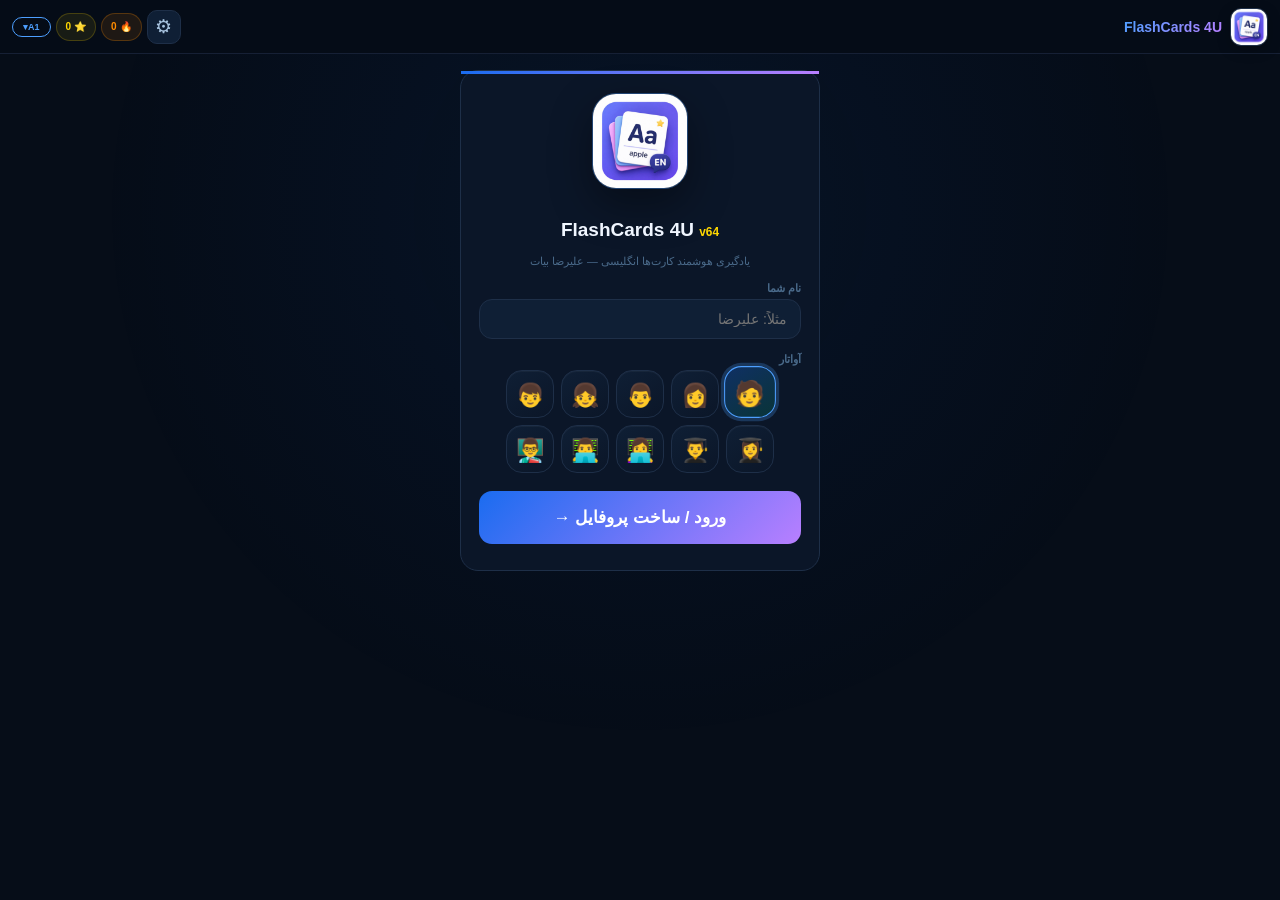
<file: index.html>
﻿<!DOCTYPE html>
<html lang="fa" dir="rtl">
<head>
<meta charset="UTF-8">
<meta name="viewport" content="width=device-width,initial-scale=1,maximum-scale=1,user-scalable=no,viewport-fit=cover">
<meta name="apple-mobile-web-app-capable" content="yes">
<meta name="theme-color" content="#060d18">
<meta name="screen-orientation" content="any">
<title>FlashCards 4U v64</title>
<link rel="apple-touch-icon" href="icon-192.png">
<link rel="manifest" href="manifest.json">
<link rel="stylesheet" href="style.css">
</head>
<body>
<div id="app">
  <div id="nav">
    <button class="nav-home" id="nav-home" type="button" title="خانه">
      <img class="nav-logo" src="app-logo.jpg" alt="FlashCards 4U">
      <span class="nav-ttl">FlashCards 4U</span>
    </button>
    <div class="nav-r">
      <div id="sp-pill" data-help-title="روزهای پیوسته" data-help-body="این عدد نشان می‌دهد چند روز پشت سر هم مطالعه داشته‌ای. هر روز که کارت مرور کنی، زنجیره‌ات حفظ می‌شود.">🔥<span id="snav">0</span></div>
      <div id="xp-pill" data-help-title="امتیاز تجربه" data-help-body="ستاره‌ها امتیاز فعالیت تو هستند. با مطالعه و آزمون بیشتر می‌شوند و پیشرفت کلی را نشان می‌دهند.">⭐<span id="xnav">0</span></div>
      <button id="lvlbtn" data-help-title="سطح فعلی" data-help-body="اینجا سطح یا دسته‌ای را که الان مطالعه می‌کنی می‌بینی. با لمس آن می‌توانی سطح یا موضوع را عوض کنی.">A1▾</button>
      <button id="settings-quick-btn" class="icon-btn" title="تنظیمات" type="button">⚙</button>
    </div>
  </div>
  <div id="screens">

    <!-- LOGIN -->
    <div id="login" class="scr on">
      <div class="lbox">
        <div class="l-logo"><img class="app-logo-img" src="app-logo.jpg" alt="FlashCards 4U"></div>
        <div class="l-ttl">FlashCards 4U <span style="font-size:11px;color:var(--gd)">v64</span></div>
        <div class="l-sub">یادگیری هوشمند کارت‌ها انگلیسی — علیرضا بیات</div>
        <div id="ulsec" style="display:none">
          <div id="ul" class="ul"></div>
          <div class="or-d"><div class="or-l"></div>یا کاربر جدید<div class="or-l"></div></div>
        </div>
        <div class="inp-g"><div class="inp-l">نام شما</div><input class="inp" id="uinp" placeholder="مثلاً: علیرضا" maxlength="20" autocomplete="off"></div>
        <div class="inp-g"><div class="inp-l">آواتار</div><div class="av-row" id="avr"></div></div>
        <button class="l-btn" id="login-btn">ورود / ساخت پروفایل →</button>
      </div>
    </div>

    <!-- WELCOME -->
    <div id="welcome" class="scr">
      <!-- Quick user selector on welcome -->
      <div id="wl-user-bar" class="card2" style="display:none;padding:10px 13px">
        <div style="display:flex;align-items:center;justify-content:space-between;margin-bottom:8px">
          <div style="font-size:10px;color:var(--t3);direction:rtl">کاربر فعال:</div>
          <button id="wl-switch-btn" style="font-size:9px;padding:3px 10px;border-radius:99px;border:1px solid var(--bd2);background:none;color:var(--t3);cursor:pointer;font-family:inherit">تغییر کاربر</button>
        </div>
        <div id="wl-user-info" style="display:flex;align-items:center;gap:10px">
          <div id="wl-uav" style="font-size:28px"></div>
          <div>
            <div id="wl-uname" style="font-size:13px;font-weight:800;direction:rtl"></div>
            <div id="wl-ulv" style="font-size:9px;color:var(--t3);direction:rtl"></div>
          </div>
          <button id="wl-lvl-btn" style="margin-left:auto;padding:6px 12px;border-radius:99px;border:1px solid;font-size:9px;font-weight:800;cursor:pointer;font-family:inherit;background:none">تغییر سطح</button>
        </div>
      </div>
      <div class="wh">
        <div class="wav" id="wav">🧑</div>
        <div class="wnm" id="wnm">کاربر</div>
        <div class="wlv" id="wlv">سطح A1</div>
        <div class="wsr">
          <div class="wst" data-help-title="زنجیره مطالعه" data-help-body="این عدد روزهای پشت سر هم مطالعه را نشان می‌دهد. حتی چند دقیقه مرور روزانه کمک می‌کند زنجیره قطع نشود."><div class="wsn" id="wstr" style="color:var(--or)">0🔥</div><div class="wsl">streak</div></div>
          <div class="wst" data-help-title="XP" data-help-body="XP امتیاز فعالیت توست. با مرور کارت‌ها و انجام آزمون‌ها بیشتر می‌شود."><div class="wsn" id="wxp" style="color:var(--gd)">0⭐</div><div class="wsl">XP</div></div>
          <div class="wst" data-help-title="درصد تسلط" data-help-body="این درصد نشان می‌دهد چه بخشی از کارت‌ها به سطح تسلط خوب رسیده‌اند. هرچه پاسخ‌های درست بیشتری بدهی، بالاتر می‌رود."><div class="wsn" id="wmas" style="color:var(--gr)">0%</div><div class="wsl">تسلط</div></div>
        </div>
        <div class="wbgs" id="wbgs"></div>
      </div>
      <div class="wgreet" id="wgreet">سلام! آماده یادگیری هستی؟</div>
      <div class="card2">
        <div class="c2t">⚡ چرا فلش‌کارت؟</div>
        <div class="c2r"><span style="font-size:14px">🧠</span><span>مغز با <b>تکرار هوشمند</b> بهتر یاد می‌گیره — هر کارت دقیقاً وقتی داری فراموشش می‌کنی نشون داده می‌شه.</span></div>
        <div class="c2r"><span style="font-size:14px">📈</span><span>این روش تا <b>۳ برابر سریع‌تر</b> از روش‌های سنتی کار می‌کنه.</span></div>
        <div class="c2r"><span style="font-size:14px">🎯</span><span>کارت‌ها + اصطلاحات + Collocation + گرامر + ضرب‌المثل — همه در یک جا.</span></div>
      </div>
      <div class="card2">
        <div class="c2t">🎮 نحوه ارزیابی</div>
        <div class="rg">
          <div class="rb" style="border-color:rgba(255,59,92,.3);color:var(--rd);background:rgba(255,59,92,.04)">😓 <b>فراموش</b><br><small style="color:var(--t3)">اصلاً یادم نبود</small></div>
          <div class="rb" style="border-color:rgba(255,140,0,.3);color:var(--or);background:rgba(255,140,0,.04)">😐 <b>سخت</b><br><small style="color:var(--t3)">با سختی یادم اومد</small></div>
          <div class="rb" style="border-color:rgba(0,208,132,.3);color:var(--gr);background:rgba(0,208,132,.04)">😊 <b>خوب</b><br><small style="color:var(--t3)">راحت یادم بود</small></div>
          <div class="rb" style="border-color:rgba(255,215,0,.3);color:var(--gd);background:rgba(255,215,0,.04)">🌟 <b>آسان</b><br><small style="color:var(--t3)">مثل آب خوردن!</small></div>
        </div>
        <div class="c2r" style="margin-top:9px"><span style="font-size:14px">👈</span><span>سوایپ راست = آسان | سوایپ چپ = فراموش</span></div>
      </div>
      <div class="card2" style="background:linear-gradient(135deg,rgba(26,108,240,.06),rgba(0,208,132,.06));border-color:rgba(77,159,255,.2)">
        <div class="c2t" style="color:var(--ac2)">💎 درباره این اپ</div>
        <div id="motiv-text" style="font-size:11px;color:var(--t2);line-height:2.1;direction:rtl;margin-bottom:9px"></div>
        <div style="font-size:10px;color:var(--t3);direction:rtl;border-top:1px solid var(--bd);padding-top:9px;line-height:2">
          ✨ این اپلیکیشن <b style="color:var(--gr)">هوشمند</b> و <b style="color:var(--gr)">کاملاً رایگان</b> با الگوریتم SRS برای آموزش بهتر زبان انگلیسی به شما تقدیم می‌گردد 🎁<br>
          📚 <b>20,466 کارت</b> | A1→C2 | گرامر | ضرب‌المثل | AWL | پزشکی | تجاری | فناوری<br>
          👤 <b style="color:var(--ac2)">طراح: علیرضا بیات</b>
        </div>
      </div>
      <!-- Dashboard quick actions -->
      <div style="display:grid;grid-template-columns:1fr 1fr;gap:9px">
        <button class="s-btn" id="start-btn" style="padding:14px;font-size:12px">⚡ شروع مطالعه</button>
        <button id="dash-lvl-btn" style="padding:14px;border-radius:var(--rs);border:1px solid var(--ac2);background:rgba(77,159,255,.08);color:var(--ac2);font-size:12px;font-weight:800;cursor:pointer;font-family:inherit">🎯 انتخاب سطح</button>
        <button id="dash-quiz-btn" style="padding:14px;border-radius:var(--rs);border:1px solid var(--pu);background:rgba(184,127,255,.08);color:var(--pu);font-size:12px;font-weight:800;cursor:pointer;font-family:inherit">☑ آزمون</button>
        <button id="dash-words-btn" style="padding:14px;border-radius:var(--rs);border:1px solid var(--gr);background:rgba(0,208,132,.08);color:var(--gr);font-size:12px;font-weight:800;cursor:pointer;font-family:inherit">📋 لیست کارت‌ها</button>
        <button id="dash-stats-btn" style="padding:14px;border-radius:var(--rs);border:1px solid var(--or);background:rgba(255,140,0,.08);color:var(--or);font-size:12px;font-weight:800;cursor:pointer;font-family:inherit">📊 آمار</button>
        <button id="dash-settings-btn" style="padding:14px;border-radius:var(--rs);border:1px solid var(--t3);background:rgba(255,255,255,.04);color:var(--t2);font-size:12px;font-weight:800;cursor:pointer;font-family:inherit">⚙️ تنظیمات</button>
      </div>
    </div>

    <!-- LEVEL PICKER -->
    <div id="lvls" class="scr">
      <div class="lph">انتخاب سطح</div>
      <div class="lps">Choose Your Level</div>
      <div class="lsc-row"><div class="lsc" id="lv_ALL" style="color:var(--ac2);border-color:rgba(77,159,255,.2)"><div class="lsg"></div><span style="font-size:20px">🌐</span><div><div class="lsnm">همه سطح‌ها</div><div class="lsen">ALL</div></div><div class="lsct" id="cnt_ALL"></div></div><button class="lsc-quiz-btn" id="qbtn_ALL" style="color:var(--ac2);border-color:var(--ac2)">آزمون</button></div>
      <div class="lsc-row"><div class="lsc" id="lv_A1" style="color:var(--A1)"><div class="lsg"></div><span style="font-size:20px">🌱</span><div><div class="lsnm">A1</div><div class="lsen">Beginner</div><div class="lsfa">مبتدی</div></div><div class="lsct" id="cnt_A1"></div></div><button class="lsc-quiz-btn" id="qbtn_A1" style="color:var(--A1);border-color:var(--A1)">آزمون</button></div>
      <div class="lsc-row"><div class="lsc" id="lv_A2" style="color:var(--A2)"><div class="lsg"></div><span style="font-size:20px">🌿</span><div><div class="lsnm">A2</div><div class="lsen">Elementary</div><div class="lsfa">مقدماتی</div></div><div class="lsct" id="cnt_A2"></div></div><button class="lsc-quiz-btn" id="qbtn_A2" style="color:var(--A2);border-color:var(--A2)">آزمون</button></div>
      <div class="lsc-row"><div class="lsc" id="lv_B1" style="color:var(--B1)"><div class="lsg"></div><span style="font-size:20px">🌳</span><div><div class="lsnm">B1</div><div class="lsen">Intermediate</div><div class="lsfa">متوسط</div></div><div class="lsct" id="cnt_B1"></div></div><button class="lsc-quiz-btn" id="qbtn_B1" style="color:var(--B1);border-color:var(--B1)">آزمون</button></div>
      <div class="lsc-row"><div class="lsc" id="lv_B2" style="color:var(--B2)"><div class="lsg"></div><span style="font-size:20px">🦅</span><div><div class="lsnm">B2</div><div class="lsen">Upper-Inter.</div><div class="lsfa">فوق متوسط</div></div><div class="lsct" id="cnt_B2"></div></div><button class="lsc-quiz-btn" id="qbtn_B2" style="color:var(--B2);border-color:var(--B2)">آزمون</button></div>
      <div class="lsc-row"><div class="lsc" id="lv_C1" style="color:var(--C1)"><div class="lsg"></div><span style="font-size:20px">🔥</span><div><div class="lsnm">C1</div><div class="lsen">Advanced</div><div class="lsfa">پیشرفته</div></div><div class="lsct" id="cnt_C1"></div></div><button class="lsc-quiz-btn" id="qbtn_C1" style="color:var(--C1);border-color:var(--C1)">آزمون</button></div>
      <div class="lsc-row"><div class="lsc" id="lv_C2" style="color:var(--C2)"><div class="lsg"></div><span style="font-size:20px">🏆</span><div><div class="lsnm">C2</div><div class="lsen">Mastery</div><div class="lsfa">تسلط کامل</div></div><div class="lsct" id="cnt_C2"></div></div><button class="lsc-quiz-btn" id="qbtn_C2" style="color:var(--C2);border-color:var(--C2)">آزمون</button></div>
      <div style="font-size:10px;color:var(--t3);direction:rtl;text-align:center;padding:4px 0 2px;letter-spacing:1px;text-transform:uppercase">دسته‌های دستوری</div>
      <div style="display:grid;grid-template-columns:repeat(3,1fr);gap:7px;margin-bottom:4px">
        <div style="display:flex;flex-direction:column;gap:5px">
          <div class="scat-btn" id="lv_VRB" style="color:var(--VRB)"><div class="lsg"></div><span class="scat-ico">⚡</span><div><div class="scat-nm">افعال</div><div class="scat-en">Verbs</div><div class="scat-ct" id="cnt_VRB"></div></div></div>
          <button class="scat-quiz" id="qbtn_VRB" style="color:var(--VRB);border-color:var(--VRB)">آزمون</button>
        </div>
        <div style="display:flex;flex-direction:column;gap:5px">
          <div class="scat-btn" id="lv_ADJ" style="color:var(--ADJ)"><div class="lsg"></div><span class="scat-ico">🎨</span><div><div class="scat-nm">صفت‌ها</div><div class="scat-en">Adjectives</div><div class="scat-ct" id="cnt_ADJ"></div></div></div>
          <button class="scat-quiz" id="qbtn_ADJ" style="color:var(--ADJ);border-color:var(--ADJ)">آزمون</button>
        </div>
        <div style="display:flex;flex-direction:column;gap:5px">
          <div class="scat-btn" id="lv_ADV" style="color:var(--ADV)"><div class="lsg"></div><span class="scat-ico">💨</span><div><div class="scat-nm">قیدها</div><div class="scat-en">Adverbs</div><div class="scat-ct" id="cnt_ADV"></div></div></div>
          <button class="scat-quiz" id="qbtn_ADV" style="color:var(--ADV);border-color:var(--ADV)">آزمون</button>
        </div>
      </div>
      <div style="font-size:10px;color:var(--t3);direction:rtl;text-align:center;padding:4px 0 2px">دسته‌های ویژه</div>
      <div class="special-grid">
        <div style="display:flex;flex-direction:column;gap:5px">
          <div class="scat-btn" id="lv_PHR" style="color:var(--PHR)"><div class="lsg"></div><span class="scat-ico">💬</span><div><div class="scat-nm">جملات روزمره</div><div class="scat-en">Daily Phrases</div><div class="scat-ct" id="cnt_PHR"></div></div></div>
          <button class="scat-quiz" id="qbtn_PHR" style="color:var(--PHR);border-color:var(--PHR)">آزمون</button>
        </div>
        <div style="display:flex;flex-direction:column;gap:5px">
          <div class="scat-btn" id="lv_GR" style="color:var(--GR)"><div class="lsg"></div><span class="scat-ico">📝</span><div><div class="scat-nm">گرامر</div><div class="scat-en">Grammar</div><div class="scat-ct" id="cnt_GR"></div></div></div>
          <button class="scat-quiz" id="qbtn_GR" style="color:var(--GR);border-color:var(--GR)">آزمون</button>
        </div>
        <div style="display:flex;flex-direction:column;gap:5px">
          <div class="scat-btn" id="lv_PRV" style="color:var(--PRV)"><div class="lsg"></div><span class="scat-ico">💬</span><div><div class="scat-nm">ضرب‌المثل</div><div class="scat-en">Proverbs</div><div class="scat-ct" id="cnt_PRV"></div></div></div>
          <button class="scat-quiz" id="qbtn_PRV" style="color:var(--PRV);border-color:var(--PRV)">آزمون</button>
        </div>
        <div style="display:flex;flex-direction:column;gap:5px">
          <div class="scat-btn" id="lv_AWL" style="color:var(--AWL)"><div class="lsg"></div><span class="scat-ico">🎓</span><div><div class="scat-nm">دانشگاهی</div><div class="scat-en">Academic</div><div class="scat-ct" id="cnt_AWL"></div></div></div>
          <button class="scat-quiz" id="qbtn_AWL" style="color:var(--AWL);border-color:var(--AWL)">آزمون</button>
        </div>
        <div style="display:flex;flex-direction:column;gap:5px">
          <div class="scat-btn" id="lv_MED" style="color:var(--MED)"><div class="lsg"></div><span class="scat-ico">🏥</span><div><div class="scat-nm">پزشکی</div><div class="scat-en">Medical</div><div class="scat-ct" id="cnt_MED"></div></div></div>
          <button class="scat-quiz" id="qbtn_MED" style="color:var(--MED);border-color:var(--MED)">آزمون</button>
        </div>
        <div style="display:flex;flex-direction:column;gap:5px">
          <div class="scat-btn" id="lv_BIZ" style="color:var(--BIZ)"><div class="lsg"></div><span class="scat-ico">💼</span><div><div class="scat-nm">تجاری</div><div class="scat-en">Business</div><div class="scat-ct" id="cnt_BIZ"></div></div></div>
          <button class="scat-quiz" id="qbtn_BIZ" style="color:var(--BIZ);border-color:var(--BIZ)">آزمون</button>
        </div>
        <div style="display:flex;flex-direction:column;gap:5px">
          <div class="scat-btn" id="lv_TECH" style="color:var(--TECH)"><div class="lsg"></div><span class="scat-ico">💻</span><div><div class="scat-nm">فناوری</div><div class="scat-en">Technology</div><div class="scat-ct" id="cnt_TECH"></div></div></div>
          <button class="scat-quiz" id="qbtn_TECH" style="color:var(--TECH);border-color:var(--TECH)">آزمون</button>
        </div>
        <div style="display:flex;flex-direction:column;gap:5px">
          <div class="scat-btn" id="lv_HOM" style="color:var(--HOM)"><div class="lsg"></div><span class="scat-ico">🏠</span><div><div class="scat-nm">وسایل خانه</div><div class="scat-en">Home</div><div class="scat-ct" id="cnt_HOM"></div></div></div>
          <button class="scat-quiz" id="qbtn_HOM" style="color:var(--HOM);border-color:var(--HOM)">آزمون</button>
        </div>
        <div style="display:flex;flex-direction:column;gap:5px">
          <div class="scat-btn" id="lv_BOD" style="color:var(--BOD)"><div class="lsg"></div><span class="scat-ico">🫀</span><div><div class="scat-nm">اعضای بدن</div><div class="scat-en">Body</div><div class="scat-ct" id="cnt_BOD"></div></div></div>
          <button class="scat-quiz" id="qbtn_BOD" style="color:var(--BOD);border-color:var(--BOD)">آزمون</button>
        </div>
        <div style="display:flex;flex-direction:column;gap:5px">
          <div class="scat-btn" id="lv_FOD" style="color:var(--FOD)"><div class="lsg"></div><span class="scat-ico">🍎</span><div><div class="scat-nm">غذا</div><div class="scat-en">Food</div><div class="scat-ct" id="cnt_FOD"></div></div></div>
          <button class="scat-quiz" id="qbtn_FOD" style="color:var(--FOD);border-color:var(--FOD)">آزمون</button>
        </div>
        <div style="display:flex;flex-direction:column;gap:5px">
          <div class="scat-btn" id="lv_NAT" style="color:var(--NAT)"><div class="lsg"></div><span class="scat-ico">🌍</span><div><div class="scat-nm">طبیعت</div><div class="scat-en">Nature</div><div class="scat-ct" id="cnt_NAT"></div></div></div>
          <button class="scat-quiz" id="qbtn_NAT" style="color:var(--NAT);border-color:var(--NAT)">آزمون</button>
        </div>
        <div style="display:flex;flex-direction:column;gap:5px">
          <div class="scat-btn" id="lv_TRN" style="color:var(--TRN)"><div class="lsg"></div><span class="scat-ico">🚗</span><div><div class="scat-nm">حمل‌ونقل</div><div class="scat-en">Transport</div><div class="scat-ct" id="cnt_TRN"></div></div></div>
          <button class="scat-quiz" id="qbtn_TRN" style="color:var(--TRN);border-color:var(--TRN)">آزمون</button>
        </div>
        <div style="display:flex;flex-direction:column;gap:5px">
          <div class="scat-btn" id="lv_HLT" style="color:var(--HLT)"><div class="lsg"></div><span class="scat-ico">💊</span><div><div class="scat-nm">سلامت</div><div class="scat-en">Health</div><div class="scat-ct" id="cnt_HLT"></div></div></div>
          <button class="scat-quiz" id="qbtn_HLT" style="color:var(--HLT);border-color:var(--HLT)">آزمون</button>
        </div>
        <div style="display:flex;flex-direction:column;gap:5px">
          <div class="scat-btn" id="lv_EMO" style="color:var(--EMO)"><div class="lsg"></div><span class="scat-ico">❤️</span><div><div class="scat-nm">احساسات</div><div class="scat-en">Emotions</div><div class="scat-ct" id="cnt_EMO"></div></div></div>
          <button class="scat-quiz" id="qbtn_EMO" style="color:var(--EMO);border-color:var(--EMO)">آزمون</button>
        </div>
        <div style="display:flex;flex-direction:column;gap:5px">
          <div class="scat-btn" id="lv_CLO" style="color:var(--CLO)"><div class="lsg"></div><span class="scat-ico">👕</span><div><div class="scat-nm">پوشاک</div><div class="scat-en">Clothing</div><div class="scat-ct" id="cnt_CLO"></div></div></div>
          <button class="scat-quiz" id="qbtn_CLO" style="color:var(--CLO);border-color:var(--CLO)">آزمون</button>
        </div>
        <div style="display:flex;flex-direction:column;gap:5px">
          <div class="scat-btn" id="lv_EDU" style="color:var(--EDU)"><div class="lsg"></div><span class="scat-ico">📚</span><div><div class="scat-nm">تحصیل</div><div class="scat-en">Education</div><div class="scat-ct" id="cnt_EDU"></div></div></div>
          <button class="scat-quiz" id="qbtn_EDU" style="color:var(--EDU);border-color:var(--EDU)">آزمون</button>
        </div>
        <div style="display:flex;flex-direction:column;gap:5px">
          <div class="scat-btn" id="lv_SPT" style="color:var(--SPT)"><div class="lsg"></div><span class="scat-ico">⚽</span><div><div class="scat-nm">ورزش</div><div class="scat-en">Sports</div><div class="scat-ct" id="cnt_SPT"></div></div></div>
          <button class="scat-quiz" id="qbtn_SPT" style="color:var(--SPT);border-color:var(--SPT)">آزمون</button>
        </div>
        <div style="display:flex;flex-direction:column;gap:5px">
          <div class="scat-btn" id="lv_SCI" style="color:var(--SCI)"><div class="lsg"></div><span class="scat-ico">🔬</span><div><div class="scat-nm">علوم</div><div class="scat-en">Science</div><div class="scat-ct" id="cnt_SCI"></div></div></div>
          <button class="scat-quiz" id="qbtn_SCI" style="color:var(--SCI);border-color:var(--SCI)">آزمون</button>
        </div>
        <div style="display:flex;flex-direction:column;gap:5px">
          <div class="scat-btn" id="lv_ART" style="color:var(--ART)"><div class="lsg"></div><span class="scat-ico">🎭</span><div><div class="scat-nm">هنر و فرهنگ</div><div class="scat-en">Arts</div><div class="scat-ct" id="cnt_ART"></div></div></div>
          <button class="scat-quiz" id="qbtn_ART" style="color:var(--ART);border-color:var(--ART)">آزمون</button>
        </div>
        <div style="display:flex;flex-direction:column;gap:5px">
          <div class="scat-btn" id="lv_ENV" style="color:var(--ENV)"><div class="lsg"></div><span class="scat-ico">🌿</span><div><div class="scat-nm">محیط زیست</div><div class="scat-en">Environment</div><div class="scat-ct" id="cnt_ENV"></div></div></div>
          <button class="scat-quiz" id="qbtn_ENV" style="color:var(--ENV);border-color:var(--ENV)">آزمون</button>
        </div>
        <div style="display:flex;flex-direction:column;gap:5px">
          <div class="scat-btn" id="lv_WRK" style="color:var(--WRK)"><div class="lsg"></div><span class="scat-ico">💼</span><div><div class="scat-nm">کار و شغل</div><div class="scat-en">Work</div><div class="scat-ct" id="cnt_WRK"></div></div></div>
          <button class="scat-quiz" id="qbtn_WRK" style="color:var(--WRK);border-color:var(--WRK)">آزمون</button>
        </div>
        <div style="display:flex;flex-direction:column;gap:5px">
          <div class="scat-btn" id="lv_TRV" style="color:var(--TRV)"><div class="lsg"></div><span class="scat-ico">✈️</span><div><div class="scat-nm">سفر</div><div class="scat-en">Travel</div><div class="scat-ct" id="cnt_TRV"></div></div></div>
          <button class="scat-quiz" id="qbtn_TRV" style="color:var(--TRV);border-color:var(--TRV)">آزمون</button>
        </div>
        <div style="display:flex;flex-direction:column;gap:5px">
          <div class="scat-btn" id="lv_DIG" style="color:var(--DIG)"><div class="lsg"></div><span class="scat-ico">📱</span><div><div class="scat-nm">دیجیتال</div><div class="scat-en">Digital</div><div class="scat-ct" id="cnt_DIG"></div></div></div>
          <button class="scat-quiz" id="qbtn_DIG" style="color:var(--DIG);border-color:var(--DIG)">آزمون</button>
        </div>
        <div style="display:flex;flex-direction:column;gap:5px">
          <div class="scat-btn" id="lv_WEA" style="color:var(--WEA)"><div class="lsg"></div><span class="scat-ico">☀️</span><div><div class="scat-nm">آب‌وهوا</div><div class="scat-en">Weather</div><div class="scat-ct" id="cnt_WEA"></div></div></div>
          <button class="scat-quiz" id="qbtn_WEA" style="color:var(--WEA);border-color:var(--WEA)">آزمون</button>
        </div>
        <div style="display:flex;flex-direction:column;gap:5px">
          <div class="scat-btn" id="lv_FPR" style="color:var(--FPR)"><div class="lsg"></div><span class="scat-ico">🍳</span><div><div class="scat-nm">آشپزی</div><div class="scat-en">Cooking</div><div class="scat-ct" id="cnt_FPR"></div></div></div>
          <button class="scat-quiz" id="qbtn_FPR" style="color:var(--FPR);border-color:var(--FPR)">آزمون</button>
        </div>
        <div style="display:flex;flex-direction:column;gap:5px">
          <div class="scat-btn" id="lv_LAW" style="color:var(--LAW)"><div class="lsg"></div><span class="scat-ico">⚖️</span><div><div class="scat-nm">حقوق</div><div class="scat-en">Law</div><div class="scat-ct" id="cnt_LAW"></div></div></div>
          <button class="scat-quiz" id="qbtn_LAW" style="color:var(--LAW);border-color:var(--LAW)">آزمون</button>
        </div>
        <div style="display:flex;flex-direction:column;gap:5px">
          <div class="scat-btn" id="lv_PSY" style="color:var(--PSY)"><div class="lsg"></div><span class="scat-ico">🧠</span><div><div class="scat-nm">روانشناسی</div><div class="scat-en">Psychology</div><div class="scat-ct" id="cnt_PSY"></div></div></div>
          <button class="scat-quiz" id="qbtn_PSY" style="color:var(--PSY);border-color:var(--PSY)">آزمون</button>
        </div>
        <div style="display:flex;flex-direction:column;gap:5px">
          <div class="scat-btn" id="lv_COL" style="color:var(--COL)"><div class="lsg"></div><span class="scat-ico">🔗</span><div><div class="scat-nm">کالوکیشن</div><div class="scat-en">Collocations</div><div class="scat-ct" id="cnt_COL"></div></div></div>
          <button class="scat-quiz" id="qbtn_COL" style="color:var(--COL);border-color:var(--COL)">آزمون</button>
        </div>
        <div style="display:flex;flex-direction:column;gap:5px">
          <div class="scat-btn" id="lv_PV" style="color:var(--PV)"><div class="lsg"></div><span class="scat-ico">🔀</span><div><div class="scat-nm">افعال ترکیبی</div><div class="scat-en">Phrasal Verbs</div><div class="scat-ct" id="cnt_PV"></div></div></div>
          <button class="scat-quiz" id="qbtn_PV" style="color:var(--PV);border-color:var(--PV)">آزمون</button>
        </div>
        <div style="display:flex;flex-direction:column;gap:5px">
          <div class="scat-btn" id="lv_IDM" style="color:var(--IDM)"><div class="lsg"></div><span class="scat-ico">💡</span><div><div class="scat-nm">اصطلاح</div><div class="scat-en">Idioms</div><div class="scat-ct" id="cnt_IDM"></div></div></div>
          <button class="scat-quiz" id="qbtn_IDM" style="color:var(--IDM);border-color:var(--IDM)">آزمون</button>
        </div>
      </div>
    </div>

    <!-- STUDY -->
    <div id="study" class="scr" style="padding:0;overflow:hidden">
      <div id="sw" style="display:flex;flex-direction:column;height:100%">
        <div id="ca" style="flex:1;display:flex;align-items:center;justify-content:center;padding:8px 10px;position:relative;overflow:hidden;min-height:0">
          <div id="spb" style="position:absolute;top:0;left:0;right:0;height:3px;background:var(--bd);z-index:5"><div id="spf" style="width:0%;height:100%;background:linear-gradient(90deg,var(--ac),var(--pu));transition:width .6s;border-radius:0 3px 3px 0"></div></div>
          <div id="fc" style="width:100%;max-width:420px;perspective:1200px">
            <div id="card">
              <div class="cs" id="cf"><div class="crib" id="frib"></div><div class="cin">
                <div id="wlvl">🌱 A1</div><div id="wpos">noun</div><div id="wmain">word</div>
                <div class="prr"><div id="wpron">/wɜːrd/</div><button class="abtn" id="fabtn">🔊 تلفظ</button><span id="wtype"></span></div>
                <div class="cft"><svg width="44" height="44" viewBox="0 0 48 48"><circle class="mrbg" cx="24" cy="24" r="20"/><circle class="mrfill" id="mring" cx="24" cy="24" r="20" stroke-dasharray="125.7" stroke-dashoffset="125.7" transform="rotate(-90 24 24)"/></svg><div id="mpct">0%</div><div class="htw"><div class="hta">▼</div><div class="htt">بزن تا معنی ببینی</div></div></div>
                <div id="qcnt"></div>
              </div></div>
              <div class="cs" id="cb"><div class="crib" id="brib"></div><div class="cin">
                <div class="bh"><span id="bwt">word</span><button class="abtn" id="abbtn">🔊</button><span id="bpr">/wɜːrd/</span></div>
                <div class="sec"><div class="slbl">🇮🇷 معنی فارسی</div><div class="fat" id="fat">معنی</div></div>
                <div class="sec"><div class="slbl">🇺🇸 Definition</div><div class="ent" id="ent">def</div></div>
                <div class="sec"><div class="slbl">💬 Examples</div><div class="ex" id="ex1"></div><div class="ex" id="ex2"></div></div>
                <div class="sec" id="synsec" style="display:none"><div class="slbl">🔗 مترادف / متضاد</div><div id="stags" class="stags"></div></div>
                <div class="sec" id="wfsec" style="display:none"><div class="slbl">👨‍👩‍👧 خانواده کارت</div><div id="wftags" class="wf-row"></div></div>
              </div></div>
            </div>
          </div>
        </div>
        <div id="nowords" style="display:none;flex:1;flex-direction:column;align-items:center;justify-content:center;padding:20px;text-align:center;gap:10px">
          <div class="done-ic">🎉</div><div style="font-size:17px;font-weight:800;direction:rtl">جلسه تموم شد!</div>
          <div class="done-g">
            <div class="done-s"><div class="done-n" id="dn-rev" style="color:var(--ac2)">0</div><div class="done-l">مرور</div></div>
            <div class="done-s"><div class="done-n" id="dn-mas" style="color:var(--gr)">0</div><div class="done-l">تسلط</div></div>
            <div class="done-s"><div class="done-n" id="dn-xp" style="color:var(--gd)">0</div><div class="done-l">XP</div></div>
          </div>
          <button class="morebtn" id="more-btn">بیشتر مطالعه کن →</button>
        </div>
      </div>
      <button id="showbtn">نشون بده ▼</button>
      <div id="rrow">
        <button class="rbtn" id="r0"><span class="re">😓</span>فراموش<span class="rd2">دوباره</span></button>
        <button class="rbtn" id="r1"><span class="re">😐</span>سخت<span class="rd2">۱-۲ روز</span></button>
        <button class="rbtn" id="r2"><span class="re">😊</span>خوب<span class="rd2">چند روز</span></button>
        <button class="rbtn" id="r3"><span class="re">🌟</span>آسان<span class="rd2">هفتگی</span></button>
        <button class="rbtn" id="r4"><span class="re">🏁</span>مسلطم<span class="rd2">دیگر تکرار نشه</span></button>
      </div>
    </div>

    <!-- QUIZ -->
    <div id="quiz" class="scr">
      <!-- QUIZ SETUP: mode selector + category + count -->
      <div class="sc" id="quiz-setup">
        <div class="sct" style="margin-bottom:12px">🧪 آزمون</div>

        <!-- MODE SELECTOR -->
        <div style="font-size:12px;color:var(--t3);direction:rtl;margin-bottom:8px;font-weight:700">نوع آزمون:</div>
        <div style="display:flex;flex-direction:column;gap:8px;margin-bottom:16px" id="quiz-mode-wrap">
          <button class="qmode-btn on" data-mode="mc" onclick="selQMode(this,'mc')" style="display:flex;align-items:center;gap:10px;padding:12px 14px;border-radius:12px;border:2px solid var(--ac);background:rgba(0,208,132,.12);cursor:pointer;font-family:inherit;text-align:right;direction:rtl">
            <span style="font-size:22px">🎯</span>
            <div><div style="font-size:14px;font-weight:800;color:var(--t1)">چهار گزینه‌ای</div><div style="font-size:11px;color:var(--t3)">کلمه را می‌بینی، معنی را انتخاب می‌کنی</div></div>
          </button>
          <button class="qmode-btn" data-mode="rev" onclick="selQMode(this,'rev')" style="display:flex;align-items:center;gap:10px;padding:12px 14px;border-radius:12px;border:2px solid var(--bd2);background:none;cursor:pointer;font-family:inherit;text-align:right;direction:rtl">
            <span style="font-size:22px">🔄</span>
            <div><div style="font-size:14px;font-weight:800;color:var(--t1)">کارت برعکس</div><div style="font-size:11px;color:var(--t3)">معنی را می‌بینی، کلمه را حدس می‌زنی</div></div>
          </button>
          <button class="qmode-btn" data-mode="listen" onclick="selQMode(this,'listen')" style="display:flex;align-items:center;gap:10px;padding:12px 14px;border-radius:12px;border:2px solid var(--bd2);background:none;cursor:pointer;font-family:inherit;text-align:right;direction:rtl">
            <span style="font-size:22px">🎧</span>
            <div><div style="font-size:14px;font-weight:800;color:var(--t1)">شنیداری</div><div style="font-size:11px;color:var(--t3)">کلمه پخش می‌شود، معنی را انتخاب کن</div></div>
          </button>
          <button class="qmode-btn" data-mode="match" onclick="selQMode(this,'match')" style="display:flex;align-items:center;gap:10px;padding:12px 14px;border-radius:12px;border:2px solid var(--bd2);background:none;cursor:pointer;font-family:inherit;text-align:right;direction:rtl">
            <span style="font-size:22px">🔗</span>
            <div><div style="font-size:14px;font-weight:800;color:var(--t1)">تطبیق (Matching)</div><div style="font-size:11px;color:var(--t3)">کلمه‌ها و معنی‌ها را جفت کن</div></div>
          </button>
          <button class="qmode-btn" data-mode="spell" onclick="selQMode(this,'spell')" style="display:flex;align-items:center;gap:10px;padding:12px 14px;border-radius:12px;border:2px solid var(--bd2);background:none;cursor:pointer;font-family:inherit;text-align:right;direction:rtl">
            <span style="font-size:22px">✍️</span>
            <div><div style="font-size:14px;font-weight:800;color:var(--t1)">دیکته (Spelling)</div><div style="font-size:11px;color:var(--t3)">معنی نمایش داده می‌شود، کلمه را بنویس</div></div>
          </button>
          <button class="qmode-btn" data-mode="syn" onclick="selQMode(this,'syn')" style="display:flex;align-items:center;gap:10px;padding:12px 14px;border-radius:12px;border:2px solid var(--bd2);background:none;cursor:pointer;font-family:inherit;text-align:right;direction:rtl">
            <span style="font-size:22px">🟰</span>
            <div><div style="font-size:14px;font-weight:800;color:var(--t1)">مترادف</div><div style="font-size:11px;color:var(--t3)">برای کلمه، نزدیک‌ترین معنی را انتخاب کن</div></div>
          </button>
          <button class="qmode-btn" data-mode="ant" onclick="selQMode(this,'ant')" style="display:flex;align-items:center;gap:10px;padding:12px 14px;border-radius:12px;border:2px solid var(--bd2);background:none;cursor:pointer;font-family:inherit;text-align:right;direction:rtl">
            <span style="font-size:22px">↔️</span>
            <div><div style="font-size:14px;font-weight:800;color:var(--t1)">متضاد</div><div style="font-size:11px;color:var(--t3)">برای کلمه، معنی مخالف را انتخاب کن</div></div>
          </button>
          <button class="qmode-btn" data-mode="blank" onclick="selQMode(this,'blank')" style="display:flex;align-items:center;gap:10px;padding:12px 14px;border-radius:12px;border:2px solid var(--bd2);background:none;cursor:pointer;font-family:inherit;text-align:right;direction:rtl">
            <span style="font-size:22px">🧩</span>
            <div><div style="font-size:14px;font-weight:800;color:var(--t1)">جای خالی</div><div style="font-size:11px;color:var(--t3)">کلمه درست را در جمله پیدا کن</div></div>
          </button>
        </div>

        <!-- CATEGORY SELECTOR -->
        <div style="font-size:12px;color:var(--t3);direction:rtl;margin-bottom:8px;font-weight:700">سطح یا موضوع:</div>
        <div id="ql-wrap" style="display:flex;flex-wrap:wrap;gap:7px;margin-bottom:16px"></div>
        
        <!-- COUNT SELECTOR -->
        <div style="display:flex;align-items:center;gap:10px;margin-bottom:16px;direction:rtl">
          <div style="font-size:13px;color:var(--t3);font-weight:700;white-space:nowrap">تعداد:</div>
          <div style="display:flex;gap:6px;flex:1">
            <button class="qnum-btn" data-n="5" style="flex:1;padding:10px 6px;border-radius:10px;border:1px solid var(--bd2);background:none;color:var(--t2);font-size:14px;font-weight:700;cursor:pointer;font-family:inherit">۵</button>
            <button class="qnum-btn on" data-n="10" style="flex:1;padding:10px 6px;border-radius:10px;border:1px solid var(--ac);background:var(--ac);color:#fff;font-size:14px;font-weight:700;cursor:pointer;font-family:inherit">۱۰</button>
            <button class="qnum-btn" data-n="20" style="flex:1;padding:10px 6px;border-radius:10px;border:1px solid var(--bd2);background:none;color:var(--t2);font-size:14px;font-weight:700;cursor:pointer;font-family:inherit">۲۰</button>
          </div>
        </div>
        
        <button id="start-quiz-btn" style="width:100%;padding:16px;border-radius:14px;border:none;background:linear-gradient(135deg,var(--ac),var(--pu));color:#fff;font-size:17px;font-weight:800;cursor:pointer;font-family:inherit;direction:rtl">شروع آزمون ←</button>
      </div>

      <!-- ===== MC / REV / LISTEN QUIZ PLAY ===== -->
      <div id="quiz-play" style="display:none">
        <div class="sc">
          <div style="display:flex;justify-content:space-between;align-items:center;margin-bottom:10px">
            <div style="font-size:10px;color:var(--t3);direction:rtl">سوال <span id="qnum">1</span>/<span id="qtot">10</span></div>
            <div style="font-size:11px;color:var(--gr);font-weight:800" id="qmode-badge">🎯</div>
            <div style="font-size:11px;color:var(--gr);font-weight:800">⭐<span id="qsc">0</span></div>
          </div>
          <div style="height:4px;background:var(--bd);border-radius:99px;overflow:hidden;margin-bottom:16px"><div id="qprog" style="height:100%;background:linear-gradient(90deg,var(--pu),var(--ac));border-radius:99px;transition:width .4s;width:0%"></div></div>
          
          <!-- MC / REV prompt -->
          <div id="q-mc-area" style="text-align:center;padding:12px 8px">
            <div id="q-prompt-label" style="font-size:9px;color:var(--t3);margin-bottom:5px;direction:rtl">معنی فارسی این کارت چیست؟</div>
            <div id="qword" style="font-size:2rem;font-weight:900;color:var(--t1);direction:ltr;min-height:48px">word</div>
            <div id="qipa" style="font-size:10px;color:var(--t3);font-family:monospace;margin-top:4px"></div>
            <div id="qdef-hint" style="font-size:11px;color:var(--t3);direction:rtl;margin-top:6px;display:none"></div>
            <button id="qspk" style="margin-top:9px;padding:7px 18px;border-radius:99px;border:1px solid var(--bd2);background:none;color:var(--t2);font-size:12px;cursor:pointer;font-family:inherit" onclick="if(qWords[qIdx])speakW(qWords[qIdx].word)">🔊 تلفظ</button>
          </div>

          <!-- LISTEN area -->
          <div id="q-listen-area" style="display:none;text-align:center;padding:16px 8px">
            <div style="font-size:12px;color:var(--t3);direction:rtl;margin-bottom:12px">کلمه پخش شد — معنی آن را انتخاب کن</div>
            <button onclick="if(qWords[qIdx])speakW(qWords[qIdx].word)" style="font-size:48px;background:linear-gradient(135deg,var(--ac),var(--pu));border:none;border-radius:50%;width:90px;height:90px;cursor:pointer;display:flex;align-items:center;justify-content:center;margin:0 auto 8px">🔊</button>
            <div style="font-size:11px;color:var(--t3);direction:rtl">برای شنیدن دوباره بزن</div>
          </div>

          <!-- Choices (MC, REV, LISTEN) -->
          <div id="qchoices" style="display:flex;flex-direction:column;gap:8px;margin-top:12px"></div>
          
          <!-- Feedback -->
          <div id="qfb" style="display:none;padding:12px;border-radius:12px;margin-top:10px;direction:rtl;font-size:13px;font-weight:700;text-align:right"></div>
          <button id="qnext" style="display:none;width:100%;margin-top:10px;padding:14px;border-radius:12px;border:none;background:linear-gradient(135deg,var(--ac),var(--pu));color:#fff;font-size:15px;font-weight:800;cursor:pointer;font-family:inherit;direction:rtl" onclick="qIdx++;showQ()">بعدی ←</button>
        </div>
      </div>

      <!-- ===== MATCHING GAME ===== -->
      <div id="quiz-match" style="display:none">
        <div class="sc">
          <div style="display:flex;justify-content:space-between;align-items:center;margin-bottom:8px">
            <div style="font-size:13px;color:var(--t3);direction:rtl;font-weight:700">🔗 تطبیق</div>
            <div style="font-size:12px;color:var(--gr);font-weight:800">⭐<span id="match-sc">0</span></div>
          </div>
          <div style="font-size:11px;color:var(--t3);direction:rtl;margin-bottom:12px;text-align:center">کلمه را با معنی آن جفت کن</div>
          <div id="match-board" style="display:grid;grid-template-columns:1fr 1fr;gap:8px"></div>
          <div id="match-fb" style="display:none;margin-top:12px;padding:10px;border-radius:10px;text-align:center;font-weight:800;font-size:14px;direction:rtl"></div>
        </div>
      </div>

      <!-- ===== SPELLING QUIZ ===== -->
      <div id="quiz-spell" style="display:none">
        <div class="sc">
          <div style="display:flex;justify-content:space-between;align-items:center;margin-bottom:10px">
            <div style="font-size:10px;color:var(--t3);direction:rtl">سوال <span id="sp-num">1</span>/<span id="sp-tot">10</span></div>
            <div style="font-size:13px;color:var(--t3);font-weight:700">✍️ دیکته</div>
            <div style="font-size:11px;color:var(--gr);font-weight:800">⭐<span id="sp-sc">0</span></div>
          </div>
          <div style="height:4px;background:var(--bd);border-radius:99px;overflow:hidden;margin-bottom:16px"><div id="sp-prog" style="height:100%;background:linear-gradient(90deg,var(--pu),var(--ac));border-radius:99px;transition:width .4s;width:0%"></div></div>
          <div style="text-align:center;padding:12px 8px">
            <div style="font-size:11px;color:var(--t3);direction:rtl;margin-bottom:8px">معنی فارسی:</div>
            <div id="sp-fa" style="font-size:20px;font-weight:800;color:var(--ac);direction:rtl;margin-bottom:4px"></div>
            <div id="sp-def" style="font-size:12px;color:var(--t3);direction:rtl;margin-bottom:16px"></div>
            <button onclick="if(qWords[qIdx])speakW(qWords[qIdx].word)" style="padding:7px 18px;border-radius:99px;border:1px solid var(--bd2);background:none;color:var(--t2);font-size:12px;cursor:pointer;font-family:inherit;margin-bottom:14px">🔊 سرنخ تلفظ</button>
            <input id="sp-inp" type="text" placeholder="کلمه انگلیسی را بنویس..." autocomplete="off" autocorrect="off" autocapitalize="none" spellcheck="false"
              style="width:100%;padding:14px;border-radius:12px;border:2px solid var(--bd2);background:var(--bg2);color:var(--t1);font-size:18px;font-family:monospace;direction:ltr;text-align:center;box-sizing:border-box">
            <div id="sp-fb" style="display:none;margin-top:10px;padding:10px;border-radius:10px;font-weight:800;font-size:14px;direction:rtl"></div>
            <div style="display:flex;gap:8px;margin-top:12px">
              <button onclick="checkSpell()" style="flex:1;padding:14px;border-radius:12px;border:none;background:linear-gradient(135deg,var(--ac),var(--pu));color:#fff;font-size:15px;font-weight:800;cursor:pointer;font-family:inherit;direction:rtl">بررسی ✓</button>
              <button id="sp-next" style="display:none;flex:1;padding:14px;border-radius:12px;border:none;background:var(--bg3);color:var(--t1);font-size:14px;font-weight:700;cursor:pointer;font-family:inherit;direction:rtl;border:1px solid var(--bd)" onclick="spNext()">بعدی ←</button>
            </div>
          </div>
        </div>
      </div>

      <!-- QUIZ RESULT (shared) -->
      <div id="quiz-result" style="display:none">
        <div class="sc" style="text-align:center">
          <div id="qr-ico" style="font-size:56px;margin-bottom:8px">🏆</div>
          <div id="qr-ttl" style="font-size:22px;font-weight:900;color:var(--t1);margin-bottom:4px;direction:rtl">عالی بود!</div>
          <div id="qr-sc" style="font-size:15px;color:var(--gr);font-weight:800;margin-bottom:16px">0 امتیاز</div>
          <div id="qr-grid" style="display:grid;grid-template-columns:repeat(3,1fr);gap:8px;margin-bottom:20px"></div>
          <div id="qr-mode-badge" style="font-size:12px;color:var(--t3);margin-bottom:16px;direction:rtl"></div>
          <div style="display:flex;gap:10px">
            <button onclick="showScr('quiz');document.getElementById('quiz-setup').style.display='';document.getElementById('quiz-play').style.display='none';document.getElementById('quiz-result').style.display='none';document.getElementById('quiz-match').style.display='none';document.getElementById('quiz-spell').style.display='none';" style="flex:1;padding:14px;border-radius:12px;border:none;background:linear-gradient(135deg,var(--ac),var(--pu));color:#fff;font-size:14px;font-weight:800;cursor:pointer;font-family:inherit;direction:rtl">آزمون جدید ←</button>
            <button onclick="gotoTab('study')" style="flex:1;padding:14px;border-radius:12px;border:1px solid var(--ac2);background:none;color:var(--ac2);font-size:12px;font-weight:700;cursor:pointer;font-family:inherit;direction:rtl">برو مطالعه 📖</button>
          </div>
        </div>
      </div>
    </div>


    <!-- STATS -->
    <div id="stats" class="scr">
      <div class="strc" data-help-title="خلاصه فعالیت" data-help-body="سمت راست XP کل و سمت چپ زنجیره روزهای مطالعه را نشان می‌دهد. این بخش برای نگاه سریع به عادت مطالعه طراحی شده است."><div class="strf">🔥</div><div><div class="strn" id="str-big">0</div><div class="strl">روز پشت سر هم</div></div><div style="margin-left:auto;text-align:right"><div style="font-size:24px;font-weight:900;color:var(--gd)" id="xp-big">0⭐</div><div style="font-size:13px;color:var(--t3)">XP کل</div></div></div>
      <div class="sc"><div class="sct">📊 توزیع پیشرفت</div>
        <div class="dntw" style="display:flex;align-items:center;gap:16px;flex-wrap:wrap;min-height:130px">
          <canvas id="donut" width="120" height="120" style="flex-shrink:0;width:120px;height:120px"></canvas>
          <div class="dntl">
            <div class="dli" data-help-title="کارت‌های مسلط" data-help-body="کارت‌هایی که چند بار خوب جواب داده‌ای و درصد یادگیری‌شان بالا رفته است."><div class="dld" style="background:var(--gr)"></div>تسلط: <b id="dl-m">0</b></div>
            <div class="dli" data-help-title="در حال یادگیری" data-help-body="کارت‌هایی که شروع کرده‌ای اما هنوز به تسلط کامل نرسیده‌اند."><div class="dld" style="background:var(--or)"></div>یادگیری: <b id="dl-l">0</b></div>
            <div class="dli" data-help-title="کارت‌های جدید" data-help-body="کارت‌هایی که هنوز مرور نشده‌اند و برای شروع مطالعه آماده هستند."><div class="dld" style="background:var(--ac2)"></div>جدید: <b id="dl-n">0</b></div>
          </div>
        </div>
      </div>
      <div class="sc"><div class="sct">📅 مطالعه هفته اخیر</div>
        <div style="display:flex;gap:4px;align-items:flex-end;height:90px;margin-top:10px" id="wchart"></div>
        <div style="display:flex;justify-content:space-around;margin-top:18px" id="wdays"></div>
      </div>
      <div class="sc"><div class="sct">📈 بر اساس سطح</div><div id="lvrows"></div></div>
      <div class="g2">
        <div class="sc"><div class="sct">🏆 بهترین</div><div id="best-w"></div></div>
        <div class="sc"><div class="sct">⚠️ ضعیف‌ترین</div><div id="worst-w"></div></div>
      </div>
      <div class="g2">
        <div class="sc"><div class="sct">امروز</div><div class="bnum" id="td-time" style="font-size:26px">0m</div></div>
        <div class="sc"><div class="sct">پیش‌بینی تسلط</div><div class="bnum" id="mas-pred" style="font-size:20px">-</div><div style="font-size:13px;color:var(--t3);direction:rtl;margin-top:6px">روز دیگه</div></div>
      </div>
    </div>

    <!-- PROFILE -->
    <div id="profile" class="scr">
      <div class="ph"><div class="pav" id="pav">🧑</div><div class="pnm" id="pnm">کاربر</div><div class="psi" id="psi">عضو از امروز</div><div class="pbdgs" id="pbdgs"></div></div>
      <div class="sc"><div class="sct">تاریخچه ۷ روز اخیر</div><div id="his-list"></div></div>
      <div class="sc"><div class="sct">تغییر کاربر</div><div id="pul" class="ul" style="margin-bottom:7px"></div><button class="l-btn" id="add-user-btn" style="font-size:11px;padding:11px">+ افزودن کاربر جدید</button></div>
    </div>

    <!-- SETTINGS -->
    <div id="settings" class="scr">
      <div class="cfgs">
        <div class="cfgsh">🔤 اندازه فونت</div>
        <div class="cfgr" style="border-bottom:none">
          <div class="cfgl"><div class="cfgt">اندازه متن</div><div class="cfgd">برای راحتی مطالعه</div></div>
          <div class="fsrow" id="fsrow"></div>
        </div>
      </div>
      <div class="cfgs">
        <div class="cfgsh">⚙️ تنظیمات مطالعه</div>
        <div class="cfgr">
          <div class="cfgl"><div class="cfgt">کارت‌های جدید روزانه</div><div class="cfgd">در هر جلسه</div></div>
          <div style="display:flex;align-items:center;gap:9px">
            <button class="nmbtn" id="dn-m">−</button>
            <div class="nmv" id="dn-val">20</div>
            <button class="nmbtn" id="dn-p">+</button>
          </div>
        </div>
        <div class="cfgr">
          <div class="cfgl"><div class="cfgt">ترتیب کارت‌ها</div></div>
          <div class="seg" id="seg-order">
            <button class="sgo on" data-v="due">موعد</button>
            <button class="sgo" data-v="random">تصادفی</button>
            <button class="sgo" data-v="mastery">ضعیف</button>
          </div>
        </div>
        <div class="cfgr">
          <div class="cfgl"><div class="cfgt">حالت آزمون</div><div class="cfgd">جواب نمایش داده نشود</div></div>
          <button class="tog off" id="tog-exam"><div class="tok"></div></button>
        </div>
        <div class="cfgr" style="border-bottom:none">
          <div class="cfgl"><div class="cfgt">نمایش مترادف/متضاد</div></div>
          <button class="tog on" id="tog-syn"><div class="tok"></div></button>
        </div>
      </div>
      <div class="cfgs">
        <div class="cfgsh">🔊 صدا</div>
        <div class="voice-studio">
          <div>
            <div class="voice-title">Voice Studio</div>
            <div class="voice-copy">گوینده و سرعت را انتخاب کن و قبل از مطالعه صدای نمونه را بشنو.</div>
          </div>
          <button id="voice-test-btn" class="voice-test" type="button">🔊 تست صدا</button>
        </div>
        <div class="cfgr">
          <div class="cfgl"><div class="cfgt">تلفظ خودکار</div><div class="cfgd">زمان نمایش کارت</div></div>
          <div class="seg" id="seg-speak">
            <button class="sgo" data-v="off">خاموش</button>
            <button class="sgo on" data-v="front">جلو</button>
            <button class="sgo" data-v="both">هر دو</button>
          </div>
        </div>
        <div class="cfgr">
          <div class="cfgl"><div class="cfgt">گوینده</div><div class="cfgd">فقط نام صداهای انگلیسی نصب‌شده روی گوشی یا مرورگر</div></div>
          <select id="voice-select" class="voice-select">
            <option value="">انتخاب خودکار</option>
          </select>
        </div>
        <div class="cfgr">
          <div class="cfgl"><div class="cfgt">سرعت تلفظ</div></div>
          <div class="seg" id="seg-rate">
            <button class="sgo" data-v="slow">کند</button>
            <button class="sgo on" data-v="normal">عادی</button>
            <button class="sgo" data-v="fast">سریع</button>
          </div>
        </div>
        <div class="cfgr" style="border-bottom:none">
          <div class="cfgl"><div class="cfgt">لهجه</div></div>
          <div class="seg" id="seg-accent">
            <button class="sgo on" data-v="us">🇺🇸 آمریکایی</button>
            <button class="sgo" data-v="uk">🇬🇧 بریتیش</button>
          </div>
        </div>
      </div>
      <div class="cfgs">
        <div class="cfgsh">🎨 ظاهر</div>
        <div class="cfgr"><div class="cfgl"><div class="cfgt">تم روشن/تاریک</div></div><button class="tog off" id="tog-thm"><div class="tok"></div></button></div>
        <div class="cfgr">
          <div class="cfgl"><div class="cfgt">بکاپ کامل پروفایل</div><div class="cfgd">کاربران، پیشرفت، تنظیمات و کارت‌های شخصی</div></div>
          <div style="display:flex;gap:6px;align-items:center">
            <button class="nmbtn" id="profile-export-btn" style="width:auto;padding:5px 11px;font-size:9px;color:var(--ac2);border-color:rgba(77,159,255,.4)">خروجی</button>
            <label class="nmbtn" style="width:auto;padding:5px 11px;font-size:9px;color:var(--gr);border-color:rgba(0,208,132,.4);display:flex;align-items:center;cursor:pointer">ورودی
              <input id="profile-import-file" type="file" accept=".json" style="display:none">
            </label>
          </div>
        </div>
        <div class="cfgr" style="border-bottom:none"><div class="cfgl"><div class="cfgt" style="color:var(--rd)">⚠️ حذف پیشرفت</div></div><button class="nmbtn" id="reset-btn" style="width:auto;padding:5px 11px;font-size:9px;color:var(--rd);border-color:rgba(255,59,92,.4)">پاک کردن</button></div>
      </div>
    </div>

    <!-- WORDS -->
    <div id="words" class="scr">
      <div class="sct" style="font-size:14px;font-weight:700;color:var(--t2);margin-bottom:8px">کتابخانه — <span id="wltot">0</span> کارت</div>
      <input class="sbox" id="wsrch" placeholder="🔍 جستجو…" autocomplete="off" style="margin-bottom:8px">
      <div class="frow" id="frow" style="margin-bottom:8px"></div>
      <div id="wl"></div>
    </div>

<div id="toast"></div>
<div id="help-tip" class="help-tip" role="status">
  <div class="help-tip-title" id="help-tip-title"></div>
  <div class="help-tip-body" id="help-tip-body"></div>
</div>
<div id="onboard" class="onboard" aria-hidden="true">
  <div class="onboard-panel">
    <div class="onboard-top">
      <img src="app-logo.jpg" alt="FlashCards 4U">
      <div>
        <div class="onboard-kicker">شروع سریع</div>
        <div class="onboard-title">به FlashCards 4U خوش آمدی</div>
      </div>
    </div>
    <div class="onboard-steps">
      <div class="onboard-step"><b>1</b><span>از بالا سطح، XP و زنجیره مطالعه را ببین؛ روی آیکون‌های آماری بزنی معنی‌شان توضیح داده می‌شود.</span></div>
      <div class="onboard-step"><b>2</b><span>از خانه وارد مطالعه شو و بعد از دیدن معنی، میزان یادآوری خودت را انتخاب کن.</span></div>
      <div class="onboard-step"><b>3</b><span>در آزمون‌ها گزینه‌ها عمداً نزدیک‌ترند؛ پس معنی، نوع کلمه و جمله را دقیق‌تر بخوان.</span></div>
      <div class="onboard-step"><b>4</b><span>در تنظیمات می‌توانی اندازه فونت، گوینده، سرعت و لهجه را تغییر بدهی.</span></div>
    </div>
    <div class="onboard-actions">
      <button id="onboard-start" class="onboard-primary" type="button">شروع مطالعه</button>
      <button id="onboard-settings" class="onboard-secondary" type="button">تنظیم صدا و فونت</button>
      <button id="onboard-later" class="onboard-ghost" type="button">بعداً</button>
    </div>
  </div>
</div>

<script src="vocab.js"></script>
<script src="storage.js"></script>
<script src="quiz.js"></script>
<script src="mycards.js"></script>
<script src="app.js"></script>

    <!-- MY CARDS SCREEN -->
    <div id="mycards" class="scr">
      <!-- Tab bar inside screen -->
      <div style="display:flex;border-bottom:1px solid var(--bd);background:var(--bg1);position:sticky;top:0;z-index:10">
        <button id="mc-tab-list" onclick="mcTab('list')" style="flex:1;padding:10px 0;font-size:12px;font-weight:800;color:var(--ac);border:none;background:none;cursor:pointer;font-family:inherit;border-bottom:2px solid var(--ac);direction:rtl">📋 کارت‌های من</button>
        <button id="mc-tab-add" onclick="mcTab('add')" style="flex:1;padding:10px 0;font-size:12px;font-weight:700;color:var(--t3);border:none;background:none;cursor:pointer;font-family:inherit;border-bottom:2px solid transparent;direction:rtl">➕ کارت جدید</button>
        <button id="mc-tab-io" onclick="mcTab('io')" style="flex:1;padding:10px 0;font-size:12px;font-weight:700;color:var(--t3);border:none;background:none;cursor:pointer;font-family:inherit;border-bottom:2px solid transparent;direction:rtl">📤 ورود/خروج</button>
      </div>

      <!-- LIST TAB -->
      <div id="mc-panel-list">
        <div style="padding:12px 16px;display:flex;align-items:center;gap:8px;direction:rtl">
          <input id="mc-search" type="text" placeholder="🔍 جستجو..." autocomplete="off"
            style="flex:1;padding:10px;border-radius:10px;border:1px solid var(--bd2);background:var(--bg2);color:var(--t1);font-size:14px;direction:rtl;font-family:inherit"
            oninput="renderMyCards()">
          <div id="mc-count" style="font-size:11px;color:var(--t3);white-space:nowrap;direction:rtl">۰ کارت</div>
        </div>
        <!-- Quick quiz my cards button -->
        <div style="padding:0 16px 10px;display:flex;gap:8px">
          <button onclick="startMyCardsQuiz('mc')" style="flex:1;padding:10px;border-radius:10px;border:none;background:linear-gradient(135deg,var(--ac),var(--pu));color:#fff;font-size:13px;font-weight:800;cursor:pointer;font-family:inherit;direction:rtl">🎯 آزمون از کارت‌های من</button>
          <button onclick="startMyCardsStudy()" style="flex:1;padding:10px;border-radius:10px;border:1px solid var(--ac2);background:none;color:var(--ac2);font-size:13px;font-weight:700;cursor:pointer;font-family:inherit;direction:rtl">📖 مطالعه</button>
        </div>
        <div id="mc-list" style="padding:0 12px 80px"></div>
        <div id="mc-empty" style="display:none;text-align:center;padding:48px 20px;direction:rtl">
          <div style="font-size:48px;margin-bottom:12px">📭</div>
          <div style="font-size:16px;font-weight:700;color:var(--t2);margin-bottom:8px">هنوز کارتی نساختی</div>
          <div style="font-size:13px;color:var(--t3);margin-bottom:16px">روی «کارت جدید» بزن تا اولین کارت خودت را بسازی</div>
          <button onclick="mcTab('add')" style="padding:12px 24px;border-radius:12px;border:none;background:linear-gradient(135deg,var(--ac),var(--pu));color:#fff;font-size:14px;font-weight:800;cursor:pointer;font-family:inherit">➕ ساخت اولین کارت</button>
        </div>
      </div>

      <!-- ADD/EDIT TAB -->
      <div id="mc-panel-add" style="display:none;padding:12px 16px 80px">
        <input type="hidden" id="mc-edit-id">
        <div style="font-size:14px;font-weight:800;color:var(--t2);direction:rtl;margin-bottom:12px" id="mc-form-title">➕ کارت جدید</div>

        <!-- Word -->
        <div style="margin-bottom:10px">
          <div style="font-size:11px;color:var(--t3);direction:rtl;margin-bottom:4px;font-weight:700">کلمه انگلیسی <span style="color:var(--rd)">*</span></div>
          <input id="mc-f-word" type="text" placeholder="e.g. ephemeral" autocomplete="off" autocorrect="off" autocapitalize="none"
            style="width:100%;padding:12px;border-radius:10px;border:2px solid var(--bd2);background:var(--bg2);color:var(--t1);font-size:16px;direction:ltr;font-family:monospace;box-sizing:border-box">
        </div>
        <!-- IPA -->
        <div style="margin-bottom:10px">
          <div style="font-size:11px;color:var(--t3);direction:rtl;margin-bottom:4px;font-weight:700">تلفظ IPA</div>
          <input id="mc-f-ipa" type="text" placeholder="e.g. ɪˈfemərəl" autocomplete="off"
            style="width:100%;padding:10px;border-radius:10px;border:1px solid var(--bd2);background:var(--bg2);color:var(--t1);font-size:14px;direction:ltr;font-family:monospace;box-sizing:border-box">
        </div>
        <!-- Persian meaning -->
        <div style="margin-bottom:10px">
          <div style="font-size:11px;color:var(--t3);direction:rtl;margin-bottom:4px;font-weight:700">معنی فارسی <span style="color:var(--rd)">*</span></div>
          <input id="mc-f-fa" type="text" placeholder="مثلاً: زودگذر" autocomplete="off"
            style="width:100%;padding:12px;border-radius:10px;border:2px solid var(--bd2);background:var(--bg2);color:var(--t1);font-size:15px;direction:rtl;font-family:inherit;box-sizing:border-box">
        </div>
        <!-- English definition -->
        <div style="margin-bottom:10px">
          <div style="font-size:11px;color:var(--t3);direction:rtl;margin-bottom:4px;font-weight:700">تعریف انگلیسی</div>
          <input id="mc-f-def" type="text" placeholder="lasting for only a short time" autocomplete="off"
            style="width:100%;padding:10px;border-radius:10px;border:1px solid var(--bd2);background:var(--bg2);color:var(--t1);font-size:13px;direction:ltr;font-family:inherit;box-sizing:border-box">
        </div>
        <!-- Example 1 -->
        <div style="margin-bottom:10px">
          <div style="font-size:11px;color:var(--t3);direction:rtl;margin-bottom:4px;font-weight:700">جمله مثال ۱</div>
          <input id="mc-f-ex1" type="text" placeholder="Fame can be ephemeral." autocomplete="off"
            style="width:100%;padding:10px;border-radius:10px;border:1px solid var(--bd2);background:var(--bg2);color:var(--t1);font-size:13px;direction:ltr;font-family:inherit;box-sizing:border-box">
        </div>
        <!-- Example 2 -->
        <div style="margin-bottom:10px">
          <div style="font-size:11px;color:var(--t3);direction:rtl;margin-bottom:4px;font-weight:700">جمله مثال ۲</div>
          <input id="mc-f-ex2" type="text" placeholder="Cherry blossoms are beautiful but ephemeral." autocomplete="off"
            style="width:100%;padding:10px;border-radius:10px;border:1px solid var(--bd2);background:var(--bg2);color:var(--t1);font-size:13px;direction:ltr;font-family:inherit;box-sizing:border-box">
        </div>
        <!-- Row: POS + Tag -->
        <div style="display:grid;grid-template-columns:1fr 1fr;gap:8px;margin-bottom:10px">
          <div>
            <div style="font-size:11px;color:var(--t3);direction:rtl;margin-bottom:4px;font-weight:700">نوع کلمه</div>
            <select id="mc-f-pos" style="width:100%;padding:10px;border-radius:10px;border:1px solid var(--bd2);background:var(--bg2);color:var(--t1);font-size:13px;direction:ltr;font-family:inherit">
              <option value="adjective">adjective</option>
              <option value="noun">noun</option>
              <option value="verb">verb</option>
              <option value="adverb">adverb</option>
              <option value="phrase">phrase</option>
              <option value="idiom">idiom</option>
              <option value="phrasal verb">phrasal verb</option>
              <option value="other">other</option>
            </select>
          </div>
          <div>
            <div style="font-size:11px;color:var(--t3);direction:rtl;margin-bottom:4px;font-weight:700">برچسب / دسته</div>
            <input id="mc-f-tag" type="text" placeholder="مثلاً: IELTS" autocomplete="off"
              style="width:100%;padding:10px;border-radius:10px;border:1px solid var(--bd2);background:var(--bg2);color:var(--t1);font-size:13px;direction:rtl;font-family:inherit;box-sizing:border-box">
          </div>
        </div>
        <!-- Synonyms / Antonyms -->
        <div style="display:grid;grid-template-columns:1fr 1fr;gap:8px;margin-bottom:16px">
          <div>
            <div style="font-size:11px;color:var(--t3);direction:rtl;margin-bottom:4px;font-weight:700">مترادف</div>
            <input id="mc-f-syn" type="text" placeholder="fleeting,transient" autocomplete="off"
              style="width:100%;padding:10px;border-radius:10px;border:1px solid var(--bd2);background:var(--bg2);color:var(--t1);font-size:12px;direction:ltr;font-family:inherit;box-sizing:border-box">
          </div>
          <div>
            <div style="font-size:11px;color:var(--t3);direction:rtl;margin-bottom:4px;font-weight:700">متضاد</div>
            <input id="mc-f-ant" type="text" placeholder="permanent,lasting" autocomplete="off"
              style="width:100%;padding:10px;border-radius:10px;border:1px solid var(--bd2);background:var(--bg2);color:var(--t1);font-size:12px;direction:ltr;font-family:inherit;box-sizing:border-box">
          </div>
        </div>

        <!-- Error message -->
        <div id="mc-form-err" style="display:none;color:var(--rd);font-size:12px;direction:rtl;margin-bottom:8px;padding:8px;background:rgba(255,59,92,.1);border-radius:8px"></div>

        <!-- Buttons -->
        <div style="display:flex;gap:8px">
          <button onclick="saveMyCrd()" style="flex:2;padding:14px;border-radius:12px;border:none;background:linear-gradient(135deg,var(--ac),var(--pu));color:#fff;font-size:15px;font-weight:800;cursor:pointer;font-family:inherit;direction:rtl" id="mc-save-btn">💾 ذخیره کارت</button>
          <button onclick="clearMcForm()" style="flex:1;padding:14px;border-radius:12px;border:1px solid var(--bd2);background:none;color:var(--t2);font-size:13px;font-weight:700;cursor:pointer;font-family:inherit;direction:rtl">پاک کردن</button>
        </div>
      </div>

      <!-- IMPORT/EXPORT TAB -->
      <div id="mc-panel-io" style="display:none;padding:12px 16px 80px">

        <!-- Export -->
        <div class="sc" style="margin-bottom:12px">
          <div class="sct" style="margin-bottom:10px">📤 خروجی (Export)</div>
          <div style="font-size:12px;color:var(--t3);direction:rtl;margin-bottom:10px">کارت‌های خودت را دانلود کن تا بتوانی در دستگاه دیگری آپلود کنی</div>
          <div style="display:flex;gap:8px">
            <button onclick="exportMyCards('json')" style="flex:1;padding:12px;border-radius:10px;border:none;background:var(--ac);color:#fff;font-size:13px;font-weight:800;cursor:pointer;font-family:inherit;direction:rtl">📥 دانلود JSON</button>
            <button onclick="exportMyCards('csv')" style="flex:1;padding:12px;border-radius:10px;border:1px solid var(--ac2);background:none;color:var(--ac2);font-size:13px;font-weight:700;cursor:pointer;font-family:inherit;direction:rtl">📊 دانلود CSV</button>
          </div>
          <div id="mc-export-info" style="font-size:11px;color:var(--t3);direction:rtl;margin-top:8px;text-align:center"></div>
        </div>

        <!-- Import -->
        <div class="sc" style="margin-bottom:12px">
          <div class="sct" style="margin-bottom:10px">📥 ورودی (Import)</div>
          <div style="font-size:12px;color:var(--t3);direction:rtl;margin-bottom:10px">فایل JSON که قبلاً دانلود کردی را آپلود کن</div>
          <label style="display:block;padding:14px;border-radius:10px;border:2px dashed var(--bd2);text-align:center;cursor:pointer;direction:rtl;color:var(--t3);font-size:13px">
            📂 انتخاب فایل JSON
            <input type="file" accept=".json" id="mc-import-file" style="display:none" onchange="importMyCards(this)">
          </label>
          <div id="mc-import-result" style="display:none;margin-top:8px;padding:10px;border-radius:8px;font-size:12px;direction:rtl;font-weight:700"></div>
        </div>

        <!-- Format guide -->
        <div class="sc">
          <div class="sct" style="margin-bottom:8px">📋 فرمت JSON</div>
          <div style="font-size:11px;color:var(--t3);direction:ltr;background:var(--bg3);padding:10px;border-radius:8px;overflow-x:auto;white-space:pre;font-family:monospace;line-height:1.5">[
  {
    "word": "ephemeral",
    "ipa": "ɪˈfemərəl",
    "fa": "زودگذر",
    "def": "lasting only a short time",
    "ex1": "Fame can be ephemeral.",
    "ex2": "Cherry blossoms are ephemeral.",
    "pos": "adjective",
    "syn": "fleeting,transient",
    "ant": "permanent",
    "tag": "IELTS"
  }
]</div>
          <div style="font-size:10px;color:var(--t3);direction:rtl;margin-top:6px">فقط <b>word</b> و <b>fa</b> اجباری هستند. بقیه اختیاری.</div>
        </div>
      </div>
    </div>
  </div><!-- /screens -->
</div>

<div id="bnav">
    <div class="nind" id="nind"></div>
    <button class="bnt on" id="btn_welcome"><div class="bico">🏠</div><div class="blbl">خانه</div></button>
    <button class="bnt" id="btn_study"><div class="bico">📖</div><div class="blbl">مطالعه</div></button>
    <button class="bnt" id="btn_quiz"><div class="bico">☑</div><div class="blbl">آزمون</div></button>
    <button class="bnt" id="btn_stats"><div class="bico">📊</div><div class="blbl">آمار</div></button>
    <button class="bnt" id="btn_mycards" onclick="gotoTab('mycards')"><div class="bico">⭐</div><div class="blbl">کارت‌های من</div></button>
  </div>
</body>
</html>
</file>
<file: style.css>
﻿*{margin:0;padding:0;box-sizing:border-box;-webkit-tap-highlight-color:transparent;-webkit-user-select:none;-moz-user-select:none;user-select:none}
:root{
--bg:#060d18;--bg1:#08111f;--bg2:#0b1628;--bg3:#0f1f35;--bg4:#142540;
--t1:#f0f6ff;--t2:#a8c4e0;--t3:#4a6a8a;
--bd:#162035;--bd2:#1e2f48;--bd3:#2a3f5a;
--ac:#1a6cf0;--ac2:#4d9fff;
--gr:#00d084;--or:#ff8c00;--rd:#ff3b5c;--gd:#ffd700;--pu:#b87fff;--tl:#00c9c9;
--A1:#00d084;--A2:#00c9c9;--B1:#4d9fff;--B2:#b87fff;--C1:#ff8c00;--C2:#ff3b5c;
--GR:#9b59b6;--PRV:#e67e22;--AWL:#27ae60;--MED:#e74c3c;--BIZ:#2980b9;--TECH:#8e44ad;--HOM:#e91e8c;--BOD:#00bcd4;--FOD:#8bc34a;--NAT:#4caf50;--TRN:#ff9800;--HLT:#f44336;--EMO:#9c27b0;--CLO:#ff5722;--EDU:#3f51b5;--VRB:#009688;--ADJ:#673ab7;--ADV:#607d8b;--SPT:#ff6b35;--SCI:#5c6bc0;--ART:#ab47bc;--ENV:#26a69a;--WRK:#42a5f5;--TRV:#26c6da;--DIG:#7e57c2;--WEA:#66bb6a;--FPR:#ef5350;--LAW:#8d6e63;--PSY:#ff7043;--COL:#00897b;--PV:#1e88e5;--IDM:#e53935;--PHR:#f06292;
--r:18px;--rs:13px;--rx:9px;--sh:0 12px 40px rgba(0,0,0,.5);--tr:.22s ease;
--ui-scale:1;--text-scale:1;--nav-h:54px;--bottom-h:60px;
}
.light{--bg:#f0f4f8;--bg1:#f7f9fc;--bg2:#fff;--bg3:#e8eef5;--bg4:#dde5ef;--t1:#0a1628;--t2:#2a4060;--t3:#5a7a9a;--bd:#c8d8e8;--bd2:#b8cde0;--bd3:#a8bdd0}
html,html{height:100%}
body{height:100%;background:var(--bg);color:var(--t1);font-family:-apple-system,BlinkMacSystemFont,sans-serif;-webkit-font-smoothing:antialiased}
#app{display:flex;flex-direction:column;height:100%;position:relative}
/* NAV */
#nav{display:flex;align-items:center;justify-content:space-between;padding:8px 12px;height:54px;box-sizing:border-box;background:rgba(6,13,24,.97);border-bottom:1px solid var(--bd);flex-shrink:0;position:fixed;top:0;left:0;right:0;z-index:9998;-webkit-transform:translateZ(0);transform:translateZ(0)}
.light #nav{background:rgba(240,244,248,.95)}
.nav-l{display:flex;align-items:center;gap:7px}
.nav-ttl{font-size:14px;font-weight:900;background:linear-gradient(135deg,var(--ac2),var(--pu));-webkit-background-clip:text;-webkit-text-fill-color:transparent}
.nav-r{display:flex;align-items:center;gap:6px}
.nav-home{display:flex;align-items:center;gap:8px;cursor:pointer;border:none;background:none;padding:0;font-family:inherit}
.nav-logo{width:38px;height:38px;border-radius:11px;border:1px solid var(--bd2);object-fit:cover;display:block;flex-shrink:0;box-shadow:0 4px 14px rgba(0,0,0,.22)}
.icon-btn{width:34px;height:34px;border-radius:10px;border:1px solid var(--bd2);background:var(--bg3);color:var(--t2);cursor:pointer;font-size:19px;display:flex;align-items:center;justify-content:center;font-family:inherit;padding:0}
.icon-btn:active{transform:scale(.96)}
#sp-pill{display:flex;align-items:center;gap:3px;padding:3px 9px;background:rgba(255,140,0,.1);border:1px solid rgba(255,140,0,.25);border-radius:99px;font-size:10px;font-weight:800;color:var(--or)}
#xp-pill{display:flex;align-items:center;gap:3px;padding:3px 9px;background:rgba(255,215,0,.08);border:1px solid rgba(255,215,0,.2);border-radius:99px;font-size:10px;font-weight:800;color:var(--gd)}
#lvlbtn{padding:4px 10px;border-radius:99px;font-size:9px;font-weight:800;border:1px solid var(--ac2);background:none;color:var(--ac2);cursor:pointer}
#thmbtn{background:none;border:1px solid var(--bd2);border-radius:99px;padding:4px 9px;color:var(--t3);cursor:pointer;font-size:13px}
/* SCREENS */
#screens{flex:1;overflow:hidden;position:relative;min-height:0}
.scr{position:fixed;top:54px;left:0;right:0;bottom:60px;overflow-y:auto;-webkit-overflow-scrolling:touch;padding:12px 12px 16px;display:none;flex-direction:column;gap:8px}
.scr.on{display:flex}
/* LOGIN */
#login{align-items:center;justify-content:flex-start;padding-top:16px;padding-bottom:20px;background:radial-gradient(ellipse at 50% 20%,rgba(26,108,240,.07),transparent 60%)}
.lbox{width:100%;max-width:360px;background:var(--bg2);border:1px solid var(--bd2);border-radius:var(--r);padding:22px 18px 26px;display:flex;flex-direction:column;gap:14px;position:relative}
.lbox::before{content:'';position:absolute;top:0;left:0;right:0;height:3px;background:linear-gradient(90deg,var(--ac),var(--pu))}
.l-logo{text-align:center;margin-bottom:16px;line-height:1;display:flex;justify-content:center}
.app-logo-img{width:96px;height:96px;border-radius:24px;object-fit:cover;display:block;border:1px solid rgba(77,159,255,.35);box-shadow:0 16px 42px rgba(0,0,0,.38)}
.l-ttl{font-size:19px;font-weight:900;text-align:center;direction:rtl}
.l-sub{font-size:10px;color:var(--t3);text-align:center;direction:rtl}
.inp-g{display:flex;flex-direction:column;gap:4px}
.inp-l{font-size:10px;color:var(--t3);font-weight:700;direction:rtl}
.inp{width:100%;padding:11px 13px;background:var(--bg3);border:1px solid var(--bd2);border-radius:var(--rs);color:var(--t1);font-size:14px;outline:none;font-family:inherit;direction:rtl;-webkit-user-select:text;user-select:text}
.inp:focus{border-color:var(--ac)}
.l-btn{width:100%;padding:16px;border-radius:var(--rs);border:none;background:linear-gradient(135deg,var(--ac),var(--pu));color:#fff;font-size:17px;font-weight:800;cursor:pointer;font-family:inherit;direction:rtl;margin-top:4px;-webkit-tap-highlight-color:transparent;touch-action:manipulation}
.l-btn:active{transform:scale(.97)}
.av-row{display:flex;gap:7px;flex-wrap:wrap;justify-content:center}
.av-btn{width:48px;height:48px;border-radius:16px;border:1px solid var(--bd2);background:linear-gradient(145deg,var(--bg3),var(--bg2));font-size:23px;cursor:pointer;line-height:48px;text-align:center;padding:0;font-family:sans-serif;display:inline-block;vertical-align:middle;-webkit-tap-highlight-color:rgba(0,0,0,0);touch-action:manipulation;user-select:none;-webkit-user-select:none;box-sizing:border-box;flex-shrink:0;box-shadow:inset 0 1px 0 rgba(255,255,255,.04)}
.av-btn.sel{border-color:var(--ac2);background:linear-gradient(145deg,rgba(26,108,240,.3),rgba(0,208,132,.16));transform:translateY(-2px) scale(1.08);box-shadow:0 0 0 3px rgba(77,159,255,.24)}
.ul{display:flex;flex-direction:column;gap:6px}
.ui{display:flex;align-items:center;gap:9px;padding:9px 11px;background:var(--bg3);border:1px solid var(--bd);border-radius:var(--rs);cursor:pointer}
.uav{width:34px;height:34px;border-radius:50%;background:var(--bg4);display:flex;align-items:center;justify-content:center;font-size:17px;border:1px solid var(--bd2)}
.unm{font-size:12px;font-weight:700;flex:1;direction:rtl}
.uinf{font-size:9px;color:var(--t3);direction:rtl}
.udel-btn{padding:3px 7px;border-radius:99px;border:1px solid rgba(255,59,92,.3);background:none;color:var(--rd);font-size:9px;cursor:pointer;font-family:inherit}
.or-d{display:flex;align-items:center;gap:7px;color:var(--t3);font-size:10px}
.or-l{flex:1;height:1px;background:var(--bd)}
/* WELCOME */
#welcome{background:transparent;padding-top:10px}
.wh{text-align:center;padding:20px 14px 16px;background:radial-gradient(ellipse at 50% 0%,rgba(26,108,240,.12),transparent 65%);border-radius:var(--r);border:1px solid var(--bd2)}
.wav{font-size:42px;margin-bottom:5px}
.wnm{font-size:19px;font-weight:900;direction:rtl;margin-bottom:2px}
.wlv{font-size:10px;color:var(--t3);margin-bottom:11px;direction:rtl}
.wsr{display:flex;gap:7px;justify-content:center;margin-bottom:9px;flex-wrap:wrap}
.wst{text-align:center;background:rgba(255,255,255,.04);border:1px solid var(--bd2);border-radius:var(--rx);padding:7px 13px}
.wsn{font-size:19px;font-weight:900}
.wsl{font-size:8px;color:var(--t3);direction:rtl}
.wbgs{display:flex;gap:5px;justify-content:center;flex-wrap:wrap;margin-top:4px}
.wbg{font-size:8px;padding:2px 9px;border-radius:99px;border:1px solid var(--gd);color:var(--gd);background:rgba(255,215,0,.06);font-weight:700}
.wgreet{font-size:11px;color:var(--t2);line-height:2;background:rgba(26,108,240,.05);border:1px solid rgba(26,108,240,.12);border-radius:var(--rs);padding:12px;direction:rtl}
.card2{background:var(--bg2);border:1px solid var(--bd2);border-radius:var(--rs);padding:13px;position:relative;overflow:visible}
.light .card2{background:#fff}
.card2::before{content:'';position:absolute;top:0;left:0;right:0;height:2px;background:linear-gradient(90deg,var(--ac),var(--pu))}
.c2t{font-size:11px;font-weight:800;color:var(--ac2);margin-bottom:9px;direction:rtl}
.c2r{display:flex;gap:9px;align-items:flex-start;margin-bottom:7px;font-size:11px;color:var(--t2);line-height:1.8;direction:rtl}
.rg{display:grid;grid-template-columns:1fr 1fr;gap:6px;margin-top:7px}
.rb{border-radius:var(--rx);padding:9px;border:1px solid;font-size:9px;line-height:1.7;direction:rtl}
.s-btn{width:100%;padding:15px;border-radius:var(--rs);border:none;background:linear-gradient(135deg,var(--ac),#0850c0);color:#fff;font-size:13px;font-weight:800;cursor:pointer;font-family:inherit;box-shadow:0 0 20px rgba(26,108,240,.3)}
.s-btn:active{transform:scale(.97)}
/* LEVEL PICKER */
#lvls{background:transparent;padding-top:10px}
.lph{text-align:center;padding:14px 0 4px;font-size:15px;font-weight:900}
.lps{text-align:center;font-size:9px;color:var(--t3);letter-spacing:2px;margin-bottom:12px;text-transform:uppercase}
.lsc-row{display:flex;align-items:center;gap:8px}
.lsc{flex:1;background:var(--bg2);border:1px solid var(--bd2);border-radius:var(--rs);padding:12px 14px;cursor:pointer;display:flex;align-items:center;gap:10px;position:relative;overflow:hidden}
.light .lsc{background:#fff}
.lsc::before{content:'';position:absolute;inset:0;background:currentColor;opacity:.04}
.lsg{position:absolute;right:-6px;top:-6px;width:44px;height:44px;border-radius:50%;background:currentColor;opacity:.08;filter:blur(10px)}
.lsnm{font-size:15px;font-weight:900}
.lsen{font-size:8px;letter-spacing:1px;opacity:.7;text-transform:uppercase}
.lsfa{font-size:8px;opacity:.45}
.lsct{margin-left:auto;text-align:right;font-size:9px;color:var(--t3);line-height:1.9}
.lsc-quiz-btn{padding:8px 11px;border-radius:var(--rx);border:1px solid;background:none;cursor:pointer;font-size:9px;font-weight:800;font-family:inherit;white-space:nowrap;flex-shrink:0}
/* Special categories */
.special-grid{display:grid;grid-template-columns:1fr 1fr;gap:7px}
.scat-btn{background:var(--bg2);border:1px solid var(--bd2);border-radius:var(--rs);padding:11px 10px;cursor:pointer;display:flex;align-items:center;gap:8px;position:relative;overflow:hidden}
.light .scat-btn{background:#fff}
.scat-btn::before{content:'';position:absolute;inset:0;background:currentColor;opacity:.04}
.scat-ico{font-size:18px}
.scat-nm{font-size:15px;font-weight:800;color:var(--t1);direction:rtl;margin-bottom:2px}
.scat-en{font-size:12px;color:var(--t3);direction:ltr;margin-bottom:3px}
.scat-ct{font-size:12px;color:var(--t3);direction:rtl}
.scat-quiz{padding:5px 8px;border-radius:99px;border:1px solid;background:none;cursor:pointer;font-size:8px;font-weight:800;font-family:inherit;margin-top:4px}
/* STUDY */
#study{padding:0;overflow:hidden}
#sw{flex:1;display:flex;flex-direction:column;height:100%}
#ca{flex:1;display:flex;align-items:center;justify-content:center;padding:8px 10px;position:relative;overflow:hidden;min-height:0}
#spb{position:absolute;top:0;left:0;right:0;height:3px;background:var(--bd);z-index:5}
#spf{height:100%;background:linear-gradient(90deg,var(--ac),var(--pu));transition:width .6s;border-radius:0 3px 3px 0}
#fc{width:100%;max-width:420px;perspective:1200px}
#card{width:100%;min-height:50vh;position:relative;transform-style:preserve-3d;transition:transform .5s cubic-bezier(.4,0,.2,1);cursor:pointer}
#card.flipped{transform:rotateY(180deg)}
.cs{position:absolute;inset:0;backface-visibility:hidden;-webkit-backface-visibility:hidden;border-radius:var(--r);display:flex;flex-direction:column;overflow:hidden}
#cf{background:linear-gradient(155deg,var(--bg3),var(--bg2));border:1px solid var(--bd3);box-shadow:var(--sh)}
.light #cf{background:linear-gradient(155deg,#fff,#f0f4f8)}
#cb{background:linear-gradient(155deg,#071528,#0a1e3a);border:1px solid rgba(77,159,255,.2);box-shadow:var(--sh);transform:rotateY(180deg)}
.light #cb{background:linear-gradient(155deg,#e8f0f8,#f5f8fc)}
.crib{position:absolute;top:0;left:0;right:0;height:3px;border-radius:var(--r) var(--r) 0 0}
.cin{padding:18px 18px 14px;display:flex;flex-direction:column;height:100%}
#wlvl{font-size:8px;font-weight:800;padding:2px 9px;border-radius:99px;border:1px solid;display:inline-flex;align-items:center;gap:4px;align-self:flex-start;margin-bottom:9px;letter-spacing:1px;text-transform:uppercase}
#wpos{font-size:9px;color:var(--t3);margin-bottom:2px;direction:ltr;font-style:italic}
#wmain{font-size:2rem;font-weight:900;color:var(--t1);margin-bottom:7px;line-height:1.1;direction:ltr;letter-spacing:-.5px;word-break:break-word}
.prr{display:flex;align-items:center;gap:7px;flex-wrap:wrap;margin-bottom:7px}
#wpron{font-size:10px;color:var(--t3);font-family:monospace;direction:ltr;background:rgba(255,255,255,.04);padding:2px 7px;border-radius:5px;border:1px solid var(--bd)}
.light #wpron{background:rgba(0,0,0,.04)}
.abtn{background:rgba(255,255,255,.07);border:1px solid var(--bd3);border-radius:99px;padding:4px 11px;color:var(--t2);cursor:pointer;font-size:10px;font-family:inherit;display:flex;align-items:center;gap:3px}
.abtn.playing{color:var(--ac2);border-color:var(--ac)}
.light .abtn{background:rgba(0,0,0,.05)}
#wtype{font-size:8px;padding:2px 6px;border-radius:99px;border:1px solid var(--bd3);color:var(--t3);display:none;letter-spacing:.5px}
.cft{margin-top:auto;display:flex;align-items:center;gap:9px}
.mrbg{fill:none;stroke:var(--bd);stroke-width:3}
.mrfill{fill:none;stroke-width:3;stroke-linecap:round;transition:stroke-dashoffset .8s,stroke .3s}
#mpct{font-size:10px;color:var(--t2);font-weight:700}
.htw{margin-left:auto;text-align:center}
.hta{font-size:15px;color:var(--t3);animation:ha 1.5s ease infinite}
.htt{font-size:8px;color:var(--t3);direction:rtl}
@keyframes ha{0%,100%{transform:translateY(0)}50%{transform:translateY(4px)}}
#qcnt{font-size:9px;color:var(--t3);margin-top:7px;text-align:center;direction:rtl}
.bh{display:flex;align-items:center;gap:7px;margin-bottom:11px;flex-wrap:wrap}
#bwt{font-size:20px;font-weight:900;color:var(--t1);direction:ltr;letter-spacing:-.5px}
#bpr{font-size:10px;color:var(--t3);font-family:monospace;direction:ltr}
.sec{margin-bottom:9px}
.slbl{font-size:8px;color:var(--t3);letter-spacing:2px;text-transform:uppercase;margin-bottom:4px;direction:rtl;text-align:right;display:flex;align-items:center;gap:4px}
.slbl::after{content:'';flex:1;height:1px;background:var(--bd)}
.fat{font-size:1.1rem;font-weight:800;color:var(--t1);direction:rtl;text-align:right;line-height:1.5}
.ent{font-size:.7rem;color:var(--t2);line-height:1.9;direction:ltr;text-align:left}
.ex{display:flex;align-items:flex-start;gap:6px;padding:5px 9px;background:rgba(255,255,255,.03);border-radius:6px;margin-bottom:4px;border-left:2px solid var(--bd3)}
.light .ex{background:rgba(0,0,0,.03)}
.ex-txt{font-size:.65rem;color:var(--t3);line-height:1.9;direction:ltr;text-align:left;font-style:italic;flex:1}
.stags{display:flex;gap:5px;flex-wrap:wrap;direction:ltr}
.syn-t{font-size:8px;padding:2px 7px;border-radius:99px;border:1px solid rgba(77,159,255,.3);color:var(--ac2);background:rgba(77,159,255,.07);font-weight:600;cursor:pointer}
.ant-t{font-size:8px;padding:2px 7px;border-radius:99px;border:1px solid rgba(255,59,92,.3);color:var(--rd);background:rgba(255,59,92,.07);font-weight:600}
.wf-row{display:flex;gap:5px;flex-wrap:wrap;direction:ltr}
.wf-t{font-size:8px;padding:2px 7px;border-radius:99px;border:1px solid rgba(0,208,132,.3);color:var(--gr);background:rgba(0,208,132,.06);cursor:pointer}
#nowords{display:none;flex:1;flex-direction:column;align-items:center;justify-content:center;padding:20px;text-align:center;gap:11px}
.done-ic{font-size:52px;animation:dfl 2s ease infinite alternate}
@keyframes dfl{from{transform:translateY(0)}to{transform:translateY(-10px)}}
.done-g{display:grid;grid-template-columns:repeat(3,1fr);gap:7px;width:100%}
.done-s{background:var(--bg2);border:1px solid var(--bd2);border-radius:var(--rs);padding:11px 5px;text-align:center}
.done-n{font-size:20px;font-weight:900}
.done-l{font-size:8px;color:var(--t3);direction:rtl;margin-top:2px}
#showbtn{margin:0 10px 6px;padding:12px;border-radius:var(--rs);border:1px solid var(--bd3);background:rgba(255,255,255,.04);color:var(--t2);font-size:12px;cursor:pointer;font-family:inherit;direction:rtl;flex-shrink:0}
.light #showbtn{background:rgba(0,0,0,.04)}
#rrow{display:none;flex-direction:row;gap:6px;padding:0 10px 10px;flex-shrink:0}
.rbtn{flex:1;padding:10px 2px;border-radius:var(--rs);border:1px solid;background:rgba(0,0,0,.15);font-size:9px;font-weight:800;cursor:pointer;display:flex;flex-direction:column;align-items:center;gap:2px;font-family:inherit;position:relative;overflow:hidden;direction:rtl}
.rbtn::before{content:'';position:absolute;inset:0;background:currentColor;opacity:.06}
.rbtn:active{transform:scale(.92)}
.re{font-size:17px}.rd2{font-size:7px;color:var(--t3);margin-top:-2px}
#r0{border-color:rgba(255,59,92,.4);color:var(--rd)}
#r1{border-color:rgba(255,140,0,.4);color:var(--or)}
#r2{border-color:rgba(0,208,132,.4);color:var(--gr)}
#r3{border-color:rgba(255,215,0,.4);color:var(--gd)}
#r4{border-color:rgba(77,159,255,.5);color:var(--ac2);background:rgba(77,159,255,.08)}
/* STATS */
.sc{background:var(--bg2);border:1px solid var(--bd2);border-radius:14px;padding:18px 16px;position:relative;margin-bottom:10px}
.light .sc{background:#fff}
.sc::after{content:'';position:absolute;top:0;left:0;right:0;height:2px;background:linear-gradient(90deg,var(--ac),var(--pu))}
.sct{font-size:14px;color:var(--t2);margin-bottom:14px;font-weight:800;direction:rtl;text-align:right;display:flex;align-items:center;gap:6px;justify-content:flex-end}
.g2{display:grid;grid-template-columns:1fr 1fr;gap:10px;margin-bottom:4px}
.bnum{font-size:36px;font-weight:900;color:var(--t1);text-align:center;direction:ltr;margin:8px 0}
.strc{display:flex;align-items:center;gap:14px;background:var(--bg2);border:1px solid var(--bd2);border-radius:14px;padding:18px 16px;margin-bottom:4px}
.strf{font-size:48px;line-height:1}
@keyframes fp{from{transform:scale(1)}to{transform:scale(1.1)}}
.strn{font-size:38px;font-weight:900;color:var(--or);line-height:1}
.strl{font-size:13px;color:var(--t3);direction:rtl;margin-top:4px}
.lvrow{display:flex;align-items:center;gap:10px;margin-bottom:12px;min-height:28px}
.lvrow:last-child{border-bottom:none}
.lvbdg{font-size:13px;font-weight:800;padding:4px 10px;border-radius:20px;border:2px solid;flex-shrink:0;direction:ltr;white-space:nowrap}
.lvi{flex:1;font-size:13px;color:var(--t2);direction:rtl;font-weight:600}
.lvb{height:10px;background:var(--bg3);border-radius:5px;margin-top:4px;overflow:hidden}
.lvbf{height:100%;border-radius:5px;transition:width .5s}
.lvp{font-size:13px;text-align:right;color:var(--t2);min-width:50px;direction:rtl;font-weight:700}
.dntw{display:flex;align-items:center;gap:14px}
.dntl{flex:1;direction:rtl}
.dli{display:flex;align-items:center;gap:8px;font-size:14px;color:var(--t2);margin-bottom:10px;direction:rtl}
.dld{width:14px;height:14px;border-radius:4px;flex-shrink:0}
.wch{display:flex;gap:3px;align-items:flex-end;height:56px;margin-top:7px}
.wcb{flex:1;border-radius:3px 3px 0 0;min-height:4px;position:relative}
.wcv{position:absolute;top:-15px;left:0;right:0;text-align:center;font-size:7px;color:var(--t2);font-weight:700}
.wcl{position:absolute;bottom:-15px;left:0;right:0;text-align:center;font-size:7px;color:var(--t3)}
.wrdi{display:flex;align-items:center;justify-content:space-between;padding:10px 4px;border-bottom:1px solid var(--bd);direction:ltr;gap:8px}
.wrdi:last-child{border-bottom:none}
.wrdw{font-size:15px;font-weight:700;color:var(--t1);flex:1}
.wrdp{font-size:13px;font-weight:800;padding:3px 8px;border-radius:20px;border:2px solid;flex-shrink:0}
/* SETTINGS */
.cfgs{background:var(--bg2);border:1px solid var(--bd2);border-radius:var(--rs);overflow:hidden}
.light .cfgs{background:#fff}
.cfgsh{font-size:13px;color:var(--t3);letter-spacing:2px;text-transform:uppercase;padding:11px 13px 7px;border-bottom:1px solid var(--bd);direction:rtl}
.cfgr{display:flex;align-items:center;justify-content:space-between;padding:16px 14px;border-bottom:1px solid var(--bd2)}
.cfgr:last-child{border-bottom:none}
.cfgl{direction:rtl}
.cfgt{font-size:15px;font-weight:700;color:var(--t1);direction:rtl}
.cfgd{font-size:12px;color:var(--t3);direction:rtl;margin-top:3px}
.nmbtn{width:32px;height:32px;border-radius:var(--rx);border:1px solid var(--bd2);background:var(--bg3);color:var(--t1);font-size:18px;cursor:pointer;font-family:inherit}
.nmv{font-size:18px;font-weight:800;min-width:30px;text-align:center}
.tog{width:52px;height:28px;border-radius:99px;border:none;cursor:pointer;position:relative;transition:var(--tr);flex-shrink:0}
.tog.on{background:var(--ac)}.tog.off{background:var(--bd3)}
.tok{position:absolute;top:3px;width:18px;height:18px;border-radius:50%;background:#fff;transition:var(--tr);box-shadow:0 2px 5px rgba(0,0,0,.3)}
.tog.on .tok{left:20px}.tog.off .tok{left:3px}
.seg{display:flex;background:var(--bg3);border:1px solid var(--bd2);border-radius:var(--rx);overflow:hidden}
.sgo{flex:1;padding:5px 3px;border:none;background:none;font-size:9px;font-weight:700;color:var(--t3);cursor:pointer;font-family:inherit}
.sgo.on{background:var(--ac);color:#fff}
.fsrow{display:flex;gap:5px}
.fsbtn{width:44px;height:36px;border-radius:var(--rx);border:1px solid var(--bd2);background:var(--bg3);color:var(--t2);cursor:pointer;font-family:inherit;font-weight:800;display:flex;align-items:center;justify-content:center;padding:0;font-size:13px}
.fsbtn.on{background:var(--ac);color:#fff;border-color:var(--ac)}
/* PROFILE */
.ph{text-align:center;padding:20px 14px;background:radial-gradient(ellipse,rgba(26,108,240,.09),transparent);border-radius:var(--r);border:1px solid var(--bd2)}
.pav{font-size:48px;margin-bottom:7px}
.pnm{font-size:20px;font-weight:900;letter-spacing:-.5px;margin-bottom:2px}
.psi{font-size:9px;color:var(--t3);direction:rtl;margin-bottom:12px}
.pbdgs{display:flex;gap:6px;justify-content:center;flex-wrap:wrap}
.bdgi{display:flex;flex-direction:column;align-items:center;gap:3px;padding:9px;background:var(--bg2);border:1px solid var(--bd2);border-radius:var(--rs);min-width:52px}
.bdgi.ok{border-color:var(--gd);background:rgba(255,215,0,.06)}
.bdgic{font-size:20px}
.bdgl{font-size:8px;color:var(--t3);direction:rtl;text-align:center}
.bdgi.ok .bdgl{color:var(--gd)}
.hisi{display:flex;align-items:center;gap:9px;padding:7px 0;border-bottom:1px solid var(--bd);direction:rtl}
.hisi:last-child{border-bottom:none}
.hisd{font-size:9px;color:var(--t3);min-width:48px}
.hisb{flex:1;height:5px;background:var(--bd);border-radius:99px;overflow:hidden}
.hisf{height:100%;background:linear-gradient(90deg,var(--ac),var(--pu));border-radius:99px}
.hisn{font-size:9px;color:var(--t2);min-width:28px;text-align:left}
/* WORDS */
.sbox{width:100%;padding:10px 13px;background:var(--bg3);border:1px solid var(--bd2);border-radius:var(--rx);color:var(--t1);font-size:12px;outline:none;font-family:inherit;direction:rtl;margin-bottom:9px;-webkit-user-select:text;user-select:text}
.sbox:focus{border-color:var(--ac)}
.frow{display:flex;gap:4px;flex-wrap:wrap;margin-bottom:9px}
.fchip{padding:4px 10px;border-radius:99px;border:1px solid var(--bd);background:none;font-size:9px;font-weight:700;cursor:pointer;font-family:inherit;color:var(--t3)}
.fchip.on{background:rgba(255,255,255,.08);color:var(--t1)}
.light .fchip.on{background:rgba(0,0,0,.08)}
.wi{background:var(--bg3);border:1px solid var(--bd);border-radius:var(--rx);padding:9px 11px;display:flex;align-items:center;gap:9px;cursor:pointer;margin-bottom:4px}
.light .wi{background:#f0f4f8}
.wdot{width:7px;height:7px;border-radius:50%;flex-shrink:0;box-shadow:0 0 5px currentColor}
.ww{font-size:16px;font-weight:700;color:var(--t1);direction:ltr;text-align:left;margin-bottom:3px}
.wf2{font-size:13px;color:var(--t3);direction:rtl;text-align:right}
.wbd{font-size:11px;font-weight:800;padding:2px 6px;border-radius:99px;border:1px solid;letter-spacing:.5px}
.wm{font-size:9px;color:var(--t3);min-width:28px;text-align:center}
.stag{font-size:8px;padding:2px 6px;border-radius:99px;background:rgba(184,127,255,.1);border:1px solid rgba(184,127,255,.3);color:var(--pu);margin-left:4px}
/* QUIZ */
#quiz{background:transparent;padding-top:10px}
.q4-choice{width:100%;padding:11px 9px;border-radius:var(--rs);border:1px solid var(--bd2);background:var(--bg3);color:var(--t1);font-family:inherit;cursor:pointer;font-size:11px;font-weight:600;direction:rtl;text-align:right;line-height:1.5;margin-bottom:6px}
.q4-choice:active{transform:scale(.97)}
.q4-choice.correct{border-color:var(--gr);background:rgba(0,208,132,.12);color:var(--gr)}
.q4-choice.wrong{border-color:var(--rd);background:rgba(255,59,92,.12);color:var(--rd)}
.q4-choice.show-c{border-color:var(--gr);background:rgba(0,208,132,.07)}
/* BOTTOM NAV */
#bnav{position:fixed;bottom:0;left:0;right:0;height:60px;background:var(--bg2);border-top:2px solid var(--bd);display:flex;align-items:stretch;z-index:9999;direction:ltr;padding-bottom:env(safe-area-inset-bottom,0px);-webkit-transform:translateZ(0);transform:translateZ(0)}
.light #bnav{background:rgba(240,244,248,.95)}
.nind{position:absolute;top:0;left:0;height:3px;width:20%;background:var(--ac);border-radius:0 0 3px 3px;transition:left .25s ease}
.bnt{flex:1;display:flex;flex-direction:column;align-items:center;justify-content:center;gap:3px;background:none;border:none;cursor:pointer;font-family:inherit;color:var(--t3);transition:color .2s;padding:0;min-width:0}
.bnt.on{color:var(--ac)}
.bico{font-size:22px;line-height:1}
.bnt.on .bico{transform:translateY(-1px)}
.blbl{font-size:11px;font-weight:700;direction:rtl}
/* TOAST */
#toast{position:fixed;bottom:70px;left:50%;transform:translateX(-50%) translateY(8px);background:rgba(11,22,40,.96);border:1px solid var(--bd3);padding:9px 16px;border-radius:var(--rx);font-size:11px;color:var(--t1);display:none;z-index:9999;white-space:nowrap;direction:rtl;opacity:0;transition:opacity .2s,transform .2s;max-width:90vw;text-align:center}
#toast.show{opacity:1;transform:translateX(-50%) translateY(0)}
.help-tip{position:fixed;left:12px;right:12px;bottom:74px;z-index:10050;background:rgba(11,22,40,.98);border:1px solid var(--bd3);border-radius:14px;padding:13px 14px;box-shadow:0 14px 40px rgba(0,0,0,.45);direction:rtl;display:none}
.light .help-tip{background:rgba(255,255,255,.98)}
.help-tip.show{display:block}
.help-tip-title{font-size:15px;font-weight:900;color:var(--ac2);margin-bottom:5px}
.help-tip-body{font-size:13px;line-height:1.8;color:var(--t2)}
[data-help-title]{cursor:pointer}
html{font-size:calc(16px * var(--ui-scale))}
[style*="font-size:7px"]{font-size:calc(7px * var(--ui-scale))!important}
[style*="font-size:8px"]{font-size:calc(8px * var(--ui-scale))!important}
[style*="font-size:9px"]{font-size:calc(9px * var(--ui-scale))!important}
[style*="font-size:10px"]{font-size:calc(10px * var(--ui-scale))!important}
[style*="font-size:11px"]{font-size:calc(11px * var(--ui-scale))!important}
[style*="font-size:12px"]{font-size:calc(12px * var(--ui-scale))!important}
[style*="font-size:13px"]{font-size:calc(13px * var(--ui-scale))!important}
[style*="font-size:14px"]{font-size:calc(14px * var(--ui-scale))!important}
[style*="font-size:15px"]{font-size:calc(15px * var(--ui-scale))!important}
[style*="font-size:16px"]{font-size:calc(16px * var(--ui-scale))!important}
[style*="font-size:17px"]{font-size:calc(17px * var(--ui-scale))!important}
[style*="font-size:18px"]{font-size:calc(18px * var(--ui-scale))!important}
[style*="font-size:19px"]{font-size:calc(19px * var(--ui-scale))!important}
[style*="font-size:20px"]{font-size:calc(20px * var(--ui-scale))!important}
.inp-l{font-size:calc(10px * var(--ui-scale))}
.l-sub{font-size:calc(10px * var(--ui-scale))}
.uinf{font-size:calc(9px * var(--ui-scale))}
.wlv{font-size:calc(10px * var(--ui-scale))}
.wsl{font-size:calc(9px * var(--ui-scale))}
.c2t{font-size:calc(11px * var(--ui-scale))}
.c2r{font-size:calc(11px * var(--ui-scale))}
.lsfa,.lsct{font-size:calc(9px * var(--ui-scale))}
.lsc-quiz-btn{font-size:calc(9px * var(--ui-scale))}
.cfgsh{font-size:calc(13px * var(--ui-scale))}
.cfgt{font-size:calc(15px * var(--ui-scale))}
.cfgd{font-size:calc(12px * var(--ui-scale))}
.sgo{font-size:calc(9px * var(--ui-scale))}
.fsbtn{font-size:calc(13px * var(--ui-scale))}
.blbl{font-size:calc(11px * var(--ui-scale))}
.q4-choice{font-size:calc(11px * var(--ui-scale))}
@media (max-width:380px){
  #nav{padding:7px 8px}
  .nav-ttl{font-size:12px}
  #sp-pill,#xp-pill{padding:3px 7px}
  #lvlbtn{padding:4px 8px}
  .scr{padding-left:9px;padding-right:9px}
  .blbl{font-size:calc(10px * var(--ui-scale))}
}
/* EFFECTS */
.conf{position:fixed;width:7px;height:7px;border-radius:2px;pointer-events:none;z-index:9998;animation:cF 1.5s ease-in forwards}
@keyframes cF{0%{opacity:1;transform:translateY(-5px) rotate(0)}100%{opacity:0;transform:translateY(100vh) rotate(720deg)}}
.xpp{position:fixed;pointer-events:none;z-index:9997;font-size:12px;font-weight:900;animation:xpF .8s ease-out forwards}
@keyframes xpF{0%{opacity:1;transform:translateY(0)}100%{opacity:0;transform:translateY(-50px)}}
.morebtn{padding:12px 22px;border-radius:var(--rs);border:none;background:linear-gradient(135deg,var(--ac),#0850c0);color:#fff;font-size:12px;font-weight:700;cursor:pointer;font-family:inherit}
#wl{display:flex;flex-direction:column;gap:5px;width:100%;}
#wdays .wday{font-size:12px;color:var(--t3);text-align:center}

/* Mobile polish: keep chrome compact while allowing study text to scale. */
#nav{height:var(--nav-h)}
.nav-home{min-width:0;flex:1 1 auto}
.nav-ttl{white-space:nowrap;overflow:hidden;text-overflow:ellipsis;min-width:0}
.nav-r{flex:0 0 auto;gap:5px}
#settings-quick-btn{order:-1}
#sp-pill,#xp-pill{min-height:28px;white-space:nowrap}
.scr{top:var(--nav-h);bottom:calc(var(--bottom-h) + env(safe-area-inset-bottom,0px));padding-bottom:calc(18px + env(safe-area-inset-bottom,0px))}

#study{padding:0!important;overflow:hidden!important}
#study #sw{height:100%!important}
#study #ca{align-items:flex-start!important;justify-content:center!important;padding:10px 10px 4px!important;overflow-y:auto!important}
#fc{max-width:430px!important}
#card{height:clamp(340px,calc(100dvh - 300px),480px);min-height:0!important}
.cs{min-height:0}
.cin{overflow-y:auto;overscroll-behavior:contain;padding:16px 18px 13px}
#wmain{font-size:clamp(1.7rem,calc(1.65rem * var(--text-scale)),2.55rem);letter-spacing:0}
#wpron,#bpr,#qipa{direction:ltr;unicode-bidi:plaintext;color:var(--t2);opacity:.9}
#bwt{font-size:clamp(18px,calc(20px * var(--text-scale)),28px);letter-spacing:0}
.fat{font-size:clamp(1.15rem,calc(1.2rem * var(--text-scale)),2rem);line-height:1.45}
.ent{font-size:clamp(.9rem,calc(.82rem * var(--text-scale)),1.25rem);color:var(--t2);line-height:1.75}
.ex{background:rgba(255,255,255,.06);border-left-color:var(--ac2);padding:8px 10px;border-radius:9px}
.ex-txt{font-size:clamp(.86rem,calc(.78rem * var(--text-scale)),1.12rem);color:var(--t2);line-height:1.75}
.syn-t,.ant-t,.wf-t{font-size:10px;line-height:1.4}
#showbtn{margin:0 10px 7px;padding:11px 12px}
#rrow{gap:7px;padding:0 10px 9px}
.rbtn{min-height:72px;padding:8px 2px;font-size:9px;line-height:1.15}
.re{font-size:20px}.rd2{font-size:8px;line-height:1.2}

#settings{gap:12px;padding-top:10px}
.cfgs{overflow:visible}
.cfgsh{font-size:clamp(12px,calc(12px * var(--ui-scale)),15px);letter-spacing:0;padding:12px 14px 9px}
.cfgr{gap:10px;flex-wrap:wrap;align-items:center;padding:14px 14px}
.cfgl{flex:1 1 150px;min-width:0}
.cfgt{font-size:clamp(15px,calc(14px * var(--text-scale)),22px);line-height:1.55;word-break:normal}
.cfgd{font-size:clamp(11px,calc(11px * var(--ui-scale)),15px);line-height:1.5}
.fsrow{display:flex;gap:6px;flex-wrap:wrap;justify-content:flex-end}
.fsbtn{width:44px;height:34px;font-size:13px}
.seg{flex:0 1 230px;min-width:0}
.sgo{min-width:54px;padding:8px 7px;font-size:clamp(10px,calc(9px * var(--ui-scale)),12px);line-height:1.2}
.nmbtn{width:36px;height:36px;flex-shrink:0}
.nmv{font-size:20px;min-width:34px}

#bnav{height:calc(var(--bottom-h) + env(safe-area-inset-bottom,0px));min-height:var(--bottom-h);padding-bottom:env(safe-area-inset-bottom,0px)}
.bnt{overflow:hidden;padding:4px 1px 5px}
.bico{font-size:20px;line-height:1;height:22px;display:block}
.blbl{font-size:10px;line-height:1.25;text-align:center;max-width:100%;overflow:hidden}
#toast,.help-tip{bottom:calc(var(--bottom-h) + 12px + env(safe-area-inset-bottom,0px))}

.voice-studio{display:flex;align-items:center;justify-content:space-between;gap:12px;margin:0 12px 10px;padding:13px;border:1px solid rgba(77,159,255,.22);border-radius:16px;background:linear-gradient(135deg,rgba(77,159,255,.09),rgba(0,208,132,.07));direction:rtl}
.voice-title{font-size:13px;font-weight:900;color:var(--ac2);direction:ltr;text-align:right}
.voice-copy{font-size:11px;line-height:1.7;color:var(--t2);margin-top:3px}
.voice-test{flex-shrink:0;border:none;border-radius:14px;padding:10px 13px;background:linear-gradient(135deg,var(--ac),var(--pu));color:#fff;font-size:12px;font-weight:900;font-family:inherit;cursor:pointer}
.voice-select{flex:0 1 230px;min-width:0;width:100%;max-width:260px;padding:10px 11px;border-radius:12px;border:1px solid var(--bd2);background:var(--bg3);color:var(--t1);font-size:12px;font-family:inherit;direction:ltr}
.voice-select option{background:var(--bg2);color:var(--t1)}
.onboard{position:fixed;inset:0;z-index:10060;display:none;align-items:flex-end;justify-content:center;background:rgba(1,5,12,.62);backdrop-filter:blur(12px);-webkit-backdrop-filter:blur(12px);padding:14px}
.onboard.show{display:flex}
.onboard-panel{width:min(100%,440px);max-height:calc(100dvh - 28px);overflow:auto;border:1px solid rgba(77,159,255,.28);border-radius:24px;background:linear-gradient(155deg,rgba(9,20,37,.98),rgba(17,35,58,.96));box-shadow:0 24px 80px rgba(0,0,0,.56);padding:16px;direction:rtl}
.onboard-top{display:flex;align-items:center;gap:12px;margin-bottom:14px}
.onboard-top img{width:54px;height:54px;border-radius:16px;object-fit:cover;border:1px solid rgba(77,159,255,.35)}
.onboard-kicker{font-size:10px;font-weight:900;color:var(--gr);margin-bottom:3px}
.onboard-title{font-size:19px;font-weight:950;color:var(--t1)}
.onboard-steps{display:grid;gap:8px}
.onboard-step{display:flex;gap:10px;align-items:flex-start;padding:10px;border:1px solid rgba(255,255,255,.08);border-radius:14px;background:rgba(255,255,255,.04)}
.onboard-step b{width:26px;height:26px;border-radius:50%;display:flex;align-items:center;justify-content:center;flex-shrink:0;background:linear-gradient(135deg,var(--ac2),var(--gr));color:#06101d;font-size:13px}
.onboard-step span{font-size:12px;line-height:1.9;color:var(--t2)}
.onboard-actions{display:grid;grid-template-columns:1fr 1fr;gap:8px;margin-top:14px}
.onboard-actions button{border-radius:14px;padding:12px 10px;font-family:inherit;font-size:12px;font-weight:900;cursor:pointer}
.onboard-primary{grid-column:1/-1;border:none;background:linear-gradient(135deg,var(--ac),var(--pu));color:#fff}
.onboard-secondary{border:1px solid rgba(77,159,255,.35);background:rgba(77,159,255,.08);color:var(--ac2)}
.onboard-ghost{border:1px solid var(--bd2);background:none;color:var(--t2)}
.light .onboard-panel{background:linear-gradient(155deg,#fff,#eef5ff)}
.qmode-btn{border-radius:16px!important;background:rgba(255,255,255,.045)!important;border:1px solid rgba(77,159,255,.16)!important}
.qmode-btn.on{background:linear-gradient(135deg,rgba(47,125,246,.22),rgba(0,208,132,.1))!important;border-color:rgba(77,159,255,.48)!important}
.qnum-btn,#ql-wrap button{border-radius:999px!important}
#qchoices button{border-radius:16px!important;border-color:rgba(77,159,255,.2)!important;background:rgba(255,255,255,.055)!important;line-height:1.55}
#qchoices button:hover{border-color:var(--ac2)!important}
#start-quiz-btn,#qnext,.onboard-primary{background:linear-gradient(135deg,var(--ac),var(--pu))!important;border-radius:16px!important}

@media (max-width:430px){
  .nav-logo{width:36px;height:36px;border-radius:10px}
  .nav-ttl{font-size:12px;max-width:118px}
  .icon-btn{width:34px;height:34px}
  #sp-pill,#xp-pill{padding:3px 7px;font-size:10px}
  #lvlbtn{padding:4px 8px;font-size:9px}
  .nav-r{gap:4px}
  #study #ca{padding-top:8px!important}
  #card{height:clamp(335px,calc(100dvh - 292px),470px)}
  .cin{padding:14px 16px 12px}
  .cfgr{padding:13px 12px}
  .seg{flex-basis:100%}
  .fsrow{flex:1 1 100%}
}

@media (max-width:360px){
  .nav-ttl{max-width:92px;font-size:11px}
  .nav-logo{width:34px;height:34px}
  #sp-pill,#xp-pill{padding:2px 6px;font-size:9px}
  #lvlbtn{padding:3px 7px}
  .bico{font-size:19px}
  .blbl{font-size:9px}
}

/* Prevent browser autofill from changing input background */
input:-webkit-autofill,
input:-webkit-autofill:hover,
input:-webkit-autofill:focus {
  -webkit-box-shadow: 0 0 0px 1000px var(--bg3) inset !important;
  -webkit-text-fill-color: var(--t1) !important;
  caret-color: var(--t1);
  border: 1px solid var(--ac2) !important;
  transition: background-color 5000s ease-in-out 0s;
}
</file>
